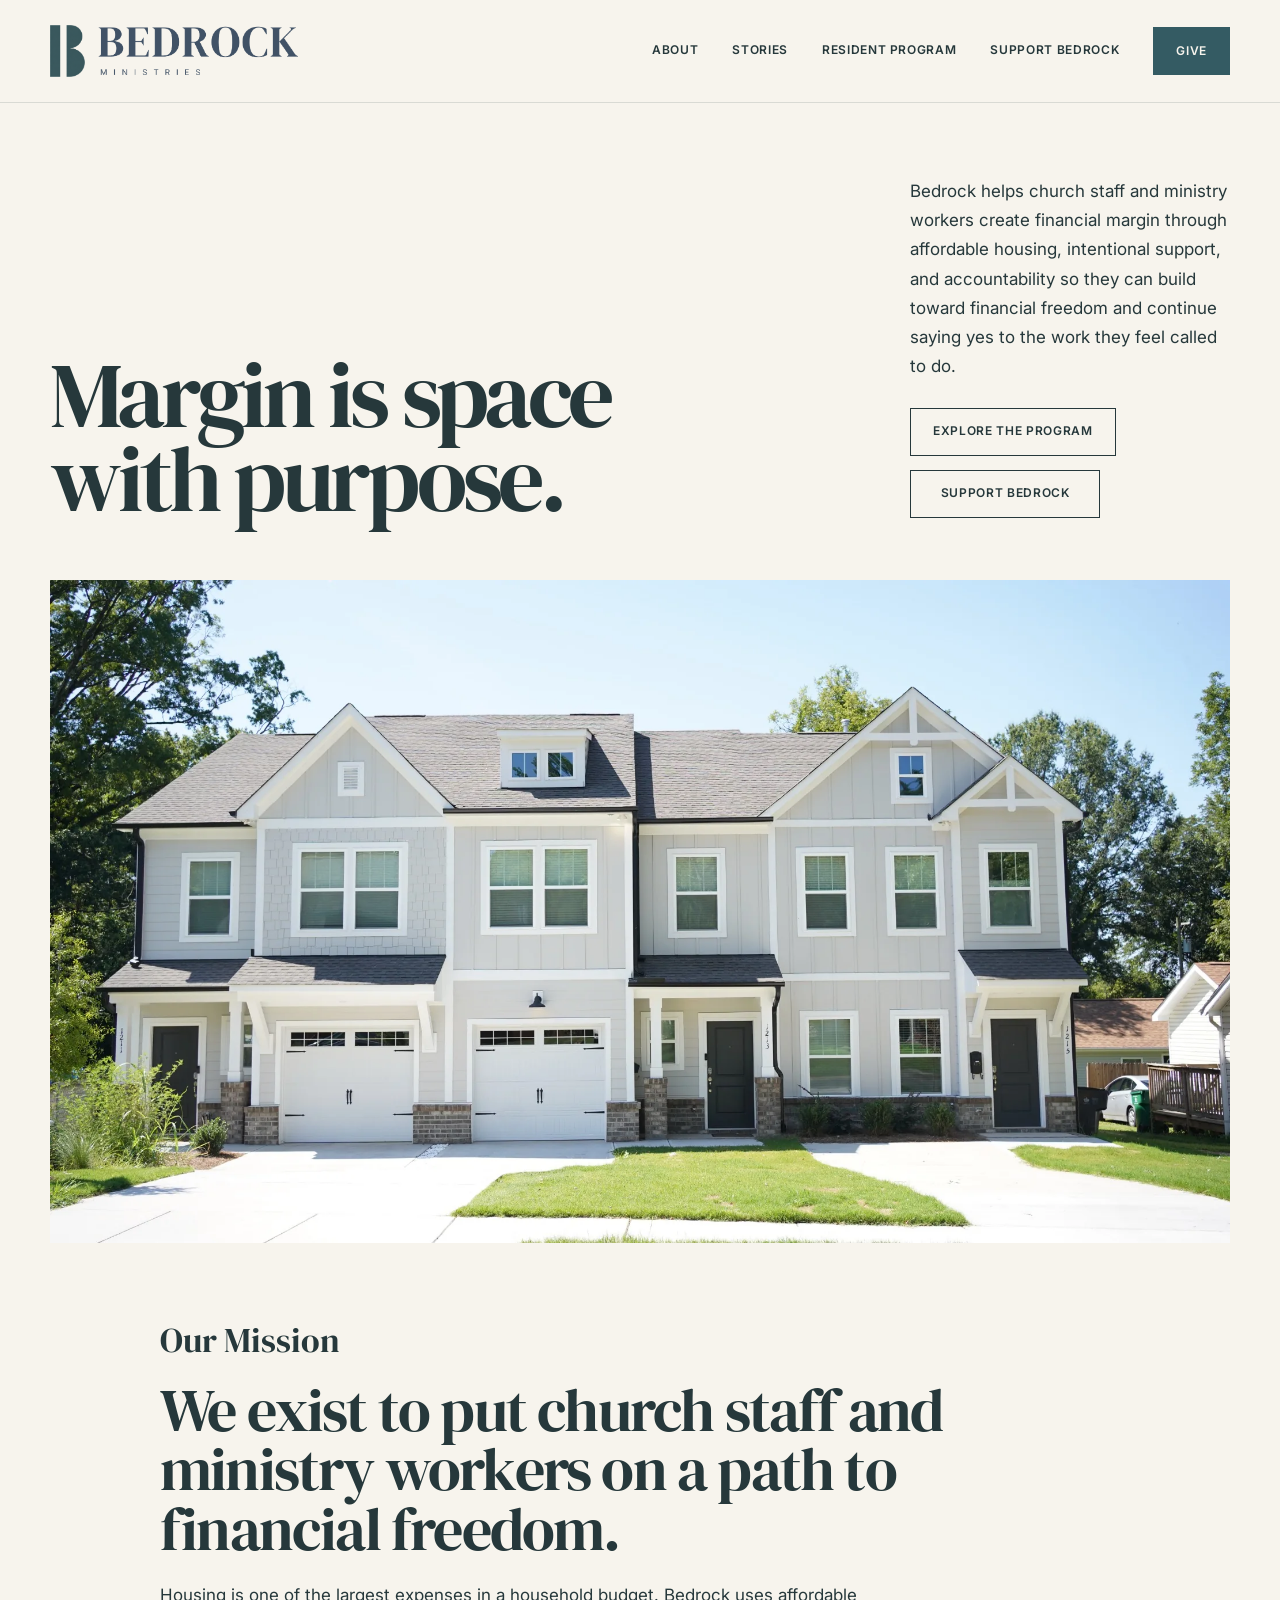
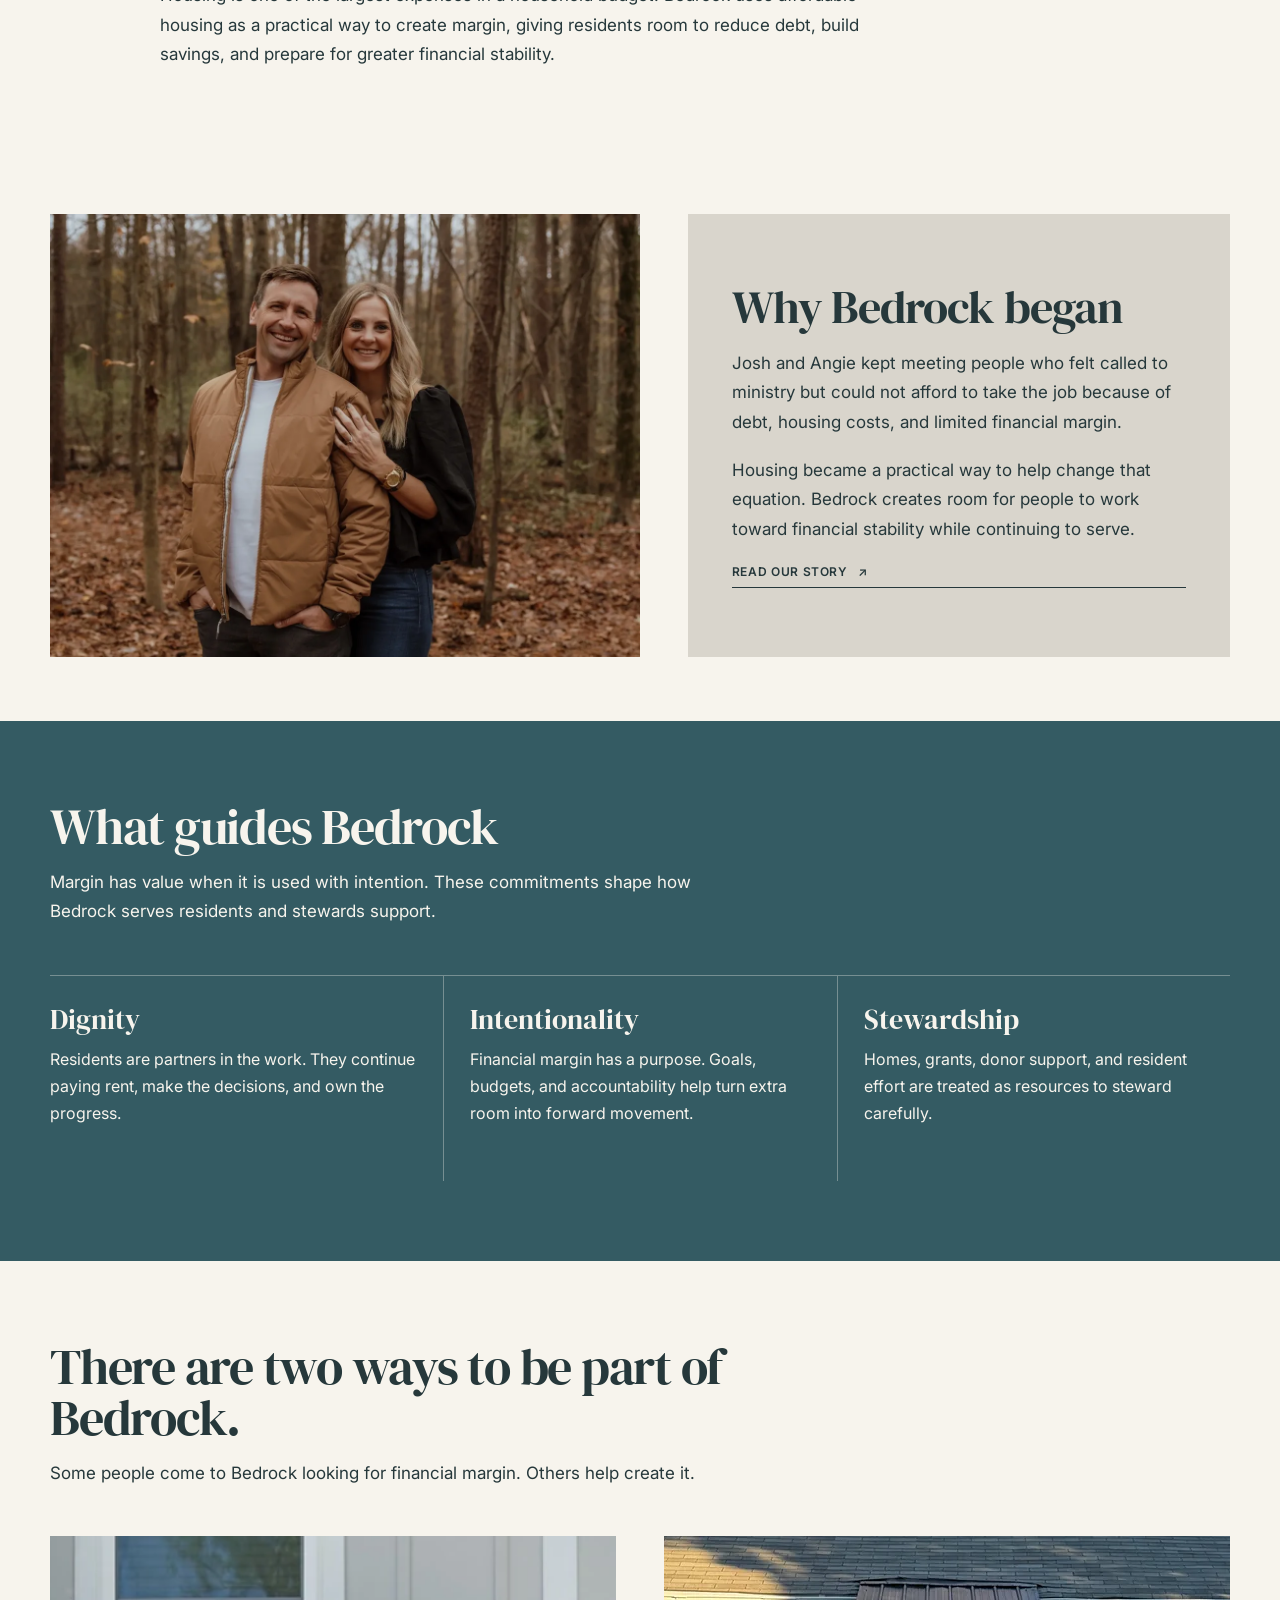
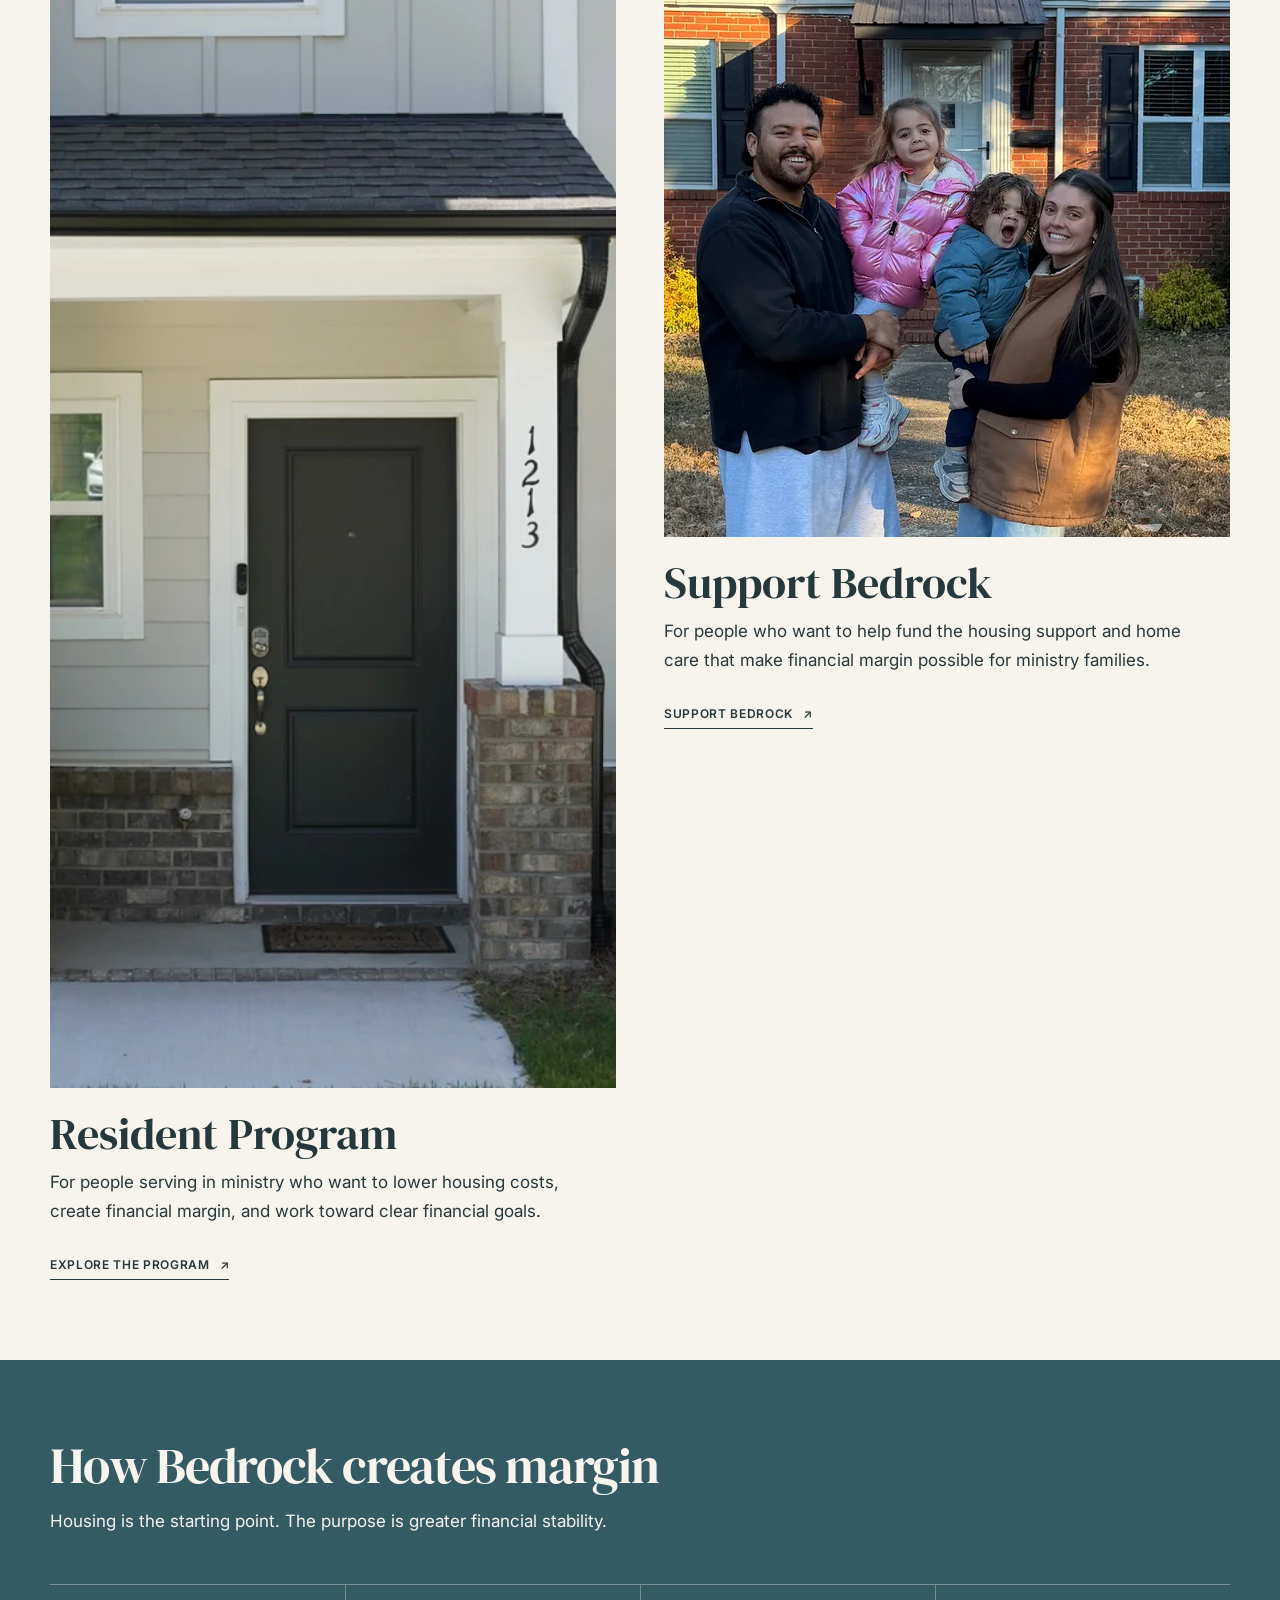
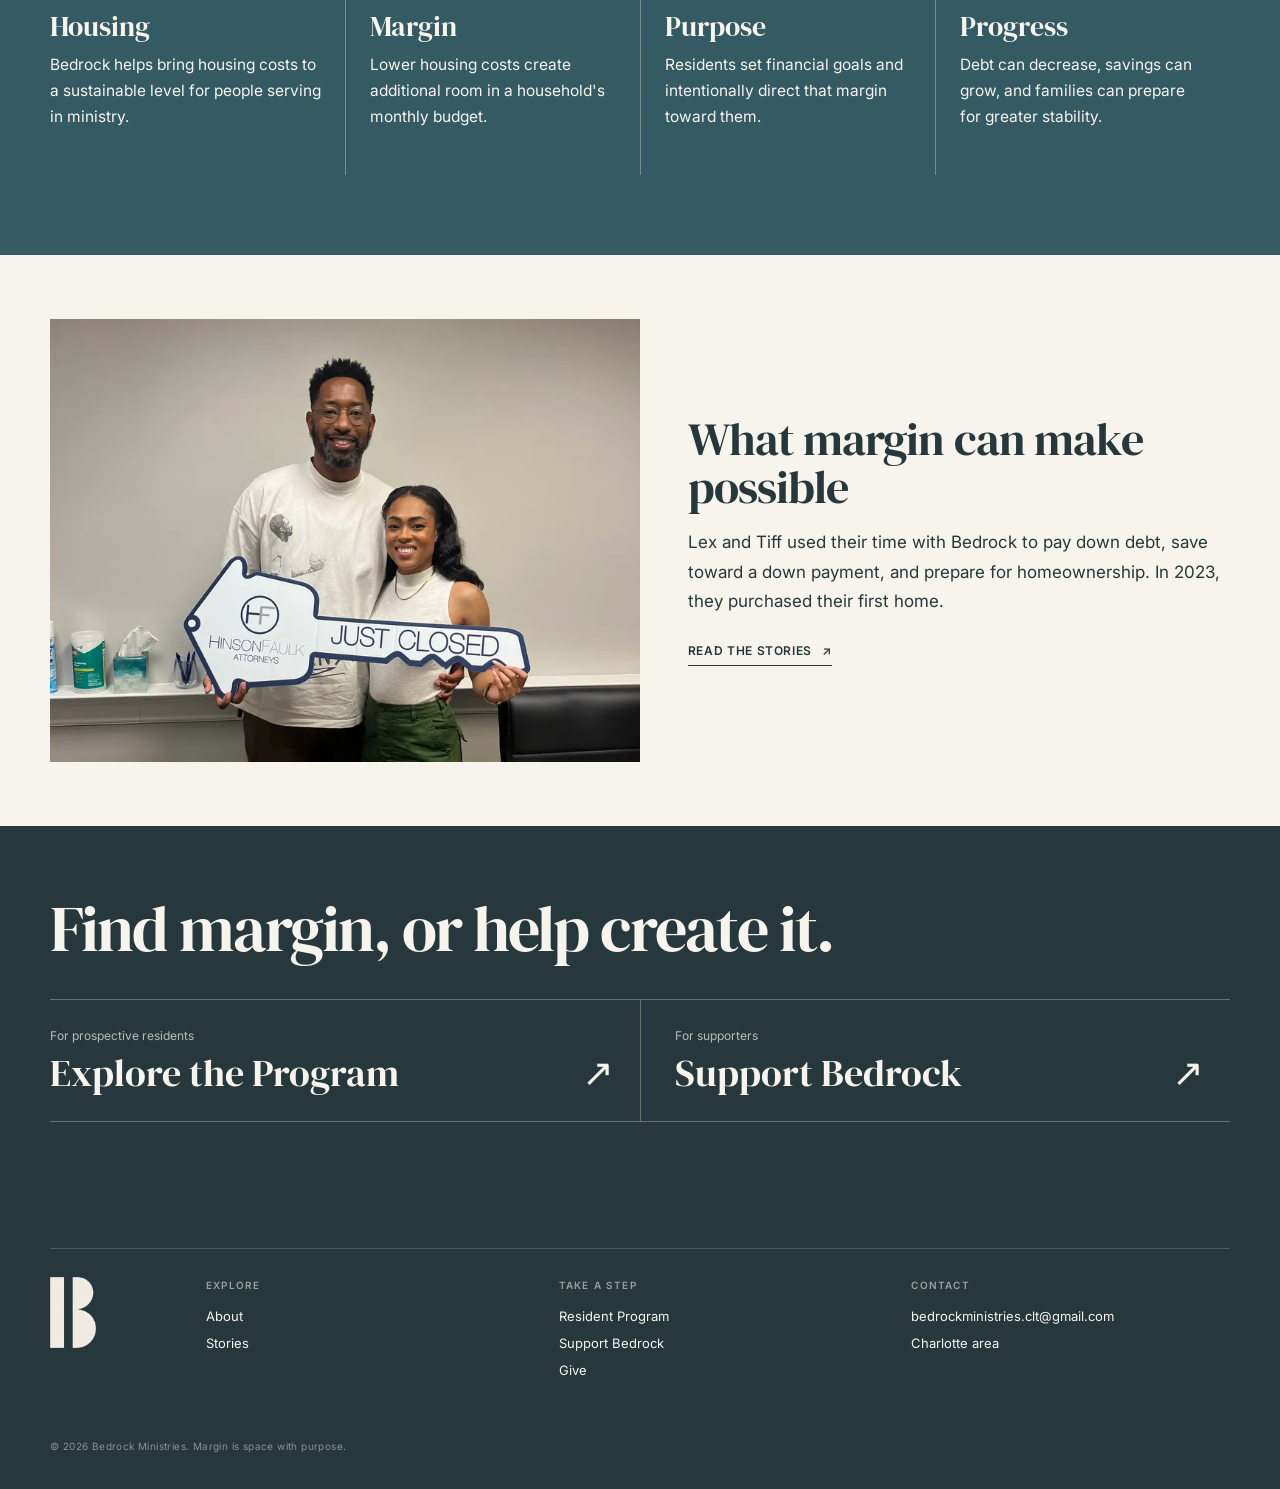
<file: index.html>
<!DOCTYPE html>

<html lang="en">
<head>
<meta charset="utf-8"/>
<meta content="width=device-width, initial-scale=1" name="viewport"/>
<title>Bedrock Ministries | Margin is space with purpose</title>
<meta content="Bedrock Ministries creates financial margin for people serving in ministry through affordable housing and intentional support." name="description"/>
<link href="css/styles.css" rel="stylesheet"/>
</head>
<body class="page-home">
<div class="site-shell"><a class="skip-link" href="#main-content">Skip to content</a>
<header class="site-header">
<div class="wrap header-inner">
<a aria-label="Bedrock Ministries home" class="logo-mark" href="index.html">
<img alt="Bedrock Ministries" decoding="async" height="252" src="images/logo/bedrock-logo-blue.png" width="1200"/>
</a>
<nav aria-label="Primary navigation" class="desktop-nav">
<a href="about.html">About</a>
<a href="stories.html">Stories</a>
<a href="find-housing.html">Resident Program</a>
<a href="create-margin.html">Support Bedrock</a>
<a class="button" href="https://donate.overflow.co/bedrockministries" rel="noopener" target="_blank">Give</a>
</nav>
<button aria-controls="mobile-nav" aria-expanded="false" aria-label="Open navigation" class="menu-toggle" type="button">
<span></span><span></span>
</button>
</div>
<nav aria-label="Mobile navigation" class="mobile-nav" id="mobile-nav">
<a href="about.html">About</a>
<a href="stories.html">Stories</a>
<a href="find-housing.html">Resident Program</a>
<a href="create-margin.html">Support Bedrock</a>
<a class="button" href="https://donate.overflow.co/bedrockministries" rel="noopener" target="_blank">Give</a>
</nav>
</header>
<main id="main-content"><section class="home-hero">
<div class="wrap home-hero-grid">
<div data-reveal="">
<h1 class="display">Margin is space<br/>with purpose.</h1>
</div>
<div class="home-hero-side" data-reveal="">
<p>Bedrock helps church staff and ministry workers create financial margin through affordable housing, intentional support, and accountability so they can build toward financial freedom and continue saying yes to the work they feel called to do.</p>
<div class="hero-actions">
<a class="button outline" href="find-housing.html">Explore the Program</a>
<a class="button outline" href="create-margin.html">Support Bedrock</a>
</div>
</div>
</div>
<div class="wrap hero-image home-hero-image" data-reveal="">
<img alt="A Bedrock Ministries property" decoding="async" fetchpriority="high" height="1152" loading="eager" src="images/properties/triplex-full-front.webp" width="2048"/>
</div>
</section><section class="section home-mission">
<div class="wrap statement-block" data-reveal="">
<h2 class="section-title">Our Mission</h2>
<p class="statement display">We exist to put church staff and ministry workers on a path to financial freedom.</p>
<p class="statement-support">Housing is one of the largest expenses in a household budget. Bedrock uses affordable housing as a practical way to create margin, giving residents room to reduce debt, build savings, and prepare for greater financial stability.</p>
</div>
</section><section class="section-tight">
<div class="wrap photo-copy origin-block" data-reveal="">
<div class="photo">
<img alt="Josh and Angie Blackson, founders of Bedrock Ministries" decoding="async" height="902" loading="lazy" src="images/founders/josh-angie.webp" width="1200"/>
</div>
<div class="copy stone-section">
<h2>Why Bedrock began</h2>
<p>Josh and Angie kept meeting people who felt called to ministry but could not afford to take the job because of debt, housing costs, and limited financial margin.</p>
<p>Housing became a practical way to help change that equation. Bedrock creates room for people to work toward financial stability while continuing to serve.</p>
<a class="text-link" href="about.html">Read our story <span>↗</span></a>
</div>
</div>
</section><section class="section blue-section">
<div class="wrap">
<div class="section-header" data-reveal="">
<h2 class="display">What guides Bedrock</h2>
<p>Margin has value when it is used with intention. These commitments shape how Bedrock serves residents and stewards support.</p>
</div>
<div class="values-grid" data-reveal="">
<article class="value-card">
<h3>Dignity</h3>
<p>Residents are partners in the work. They continue paying rent, make the decisions, and own the progress.</p>
</article>
<article class="value-card">
<h3>Intentionality</h3>
<p>Financial margin has a purpose. Goals, budgets, and accountability help turn extra room into forward movement.</p>
</article>
<article class="value-card">
<h3>Stewardship</h3>
<p>Homes, grants, donor support, and resident effort are treated as resources to steward carefully.</p>
</article>
</div>
</div>
</section><section class="section">
<div class="wrap">
<div class="section-header" data-reveal="">
<h2 class="display">There are two ways to be part of Bedrock.</h2>
<p>Some people come to Bedrock looking for financial margin. Others help create it.</p>
</div>
<div class="path-grid">
<article class="path-card" data-reveal="">
<img alt="Front door of a Bedrock home" class="path-image path-image-home" decoding="async" height="1152" loading="lazy" src="images/properties/triplex-door-full.webp" width="2048"/>
<h3>Resident Program</h3>
<p>For people serving in ministry who want to lower housing costs, create financial margin, and work toward clear financial goals.</p>
<a class="text-link" href="find-housing.html">Explore the Program <span>↗</span></a>
</article>
<article class="path-card" data-reveal="">
<img alt="A family served by Bedrock Ministries" class="path-image" decoding="async" height="601" loading="lazy" src="images/families/rodriguez.webp" width="800"/>
<h3>Support Bedrock</h3>
<p>For people who want to help fund the housing support and home care that make financial margin possible for ministry families.</p>
<a class="text-link" href="create-margin.html">Support Bedrock <span>↗</span></a>
</article>
</div>
</div>
</section><section class="section blue-section" id="model">
<div class="wrap">
<div class="section-header" data-reveal="">
<h2 class="display">How Bedrock creates margin</h2>
<p>Housing is the starting point. The purpose is greater financial stability.</p>
</div>
<div class="rule-grid four no-number-grid" data-reveal="">
<div class="rule-card">
<h3>Housing</h3>
<p>Bedrock helps bring housing costs to a sustainable level for people serving in ministry.</p>
</div>
<div class="rule-card">
<h3>Margin</h3>
<p>Lower housing costs create additional room in a household's monthly budget.</p>
</div>
<div class="rule-card">
<h3>Purpose</h3>
<p>Residents set financial goals and intentionally direct that margin toward them.</p>
</div>
<div class="rule-card">
<h3>Progress</h3>
<p>Debt can decrease, savings can grow, and families can prepare for greater stability.</p>
</div>
</div>
</div>
</section><section class="section-tight">
<div class="wrap photo-copy story-feature" data-reveal="">
<div class="photo">
<img alt="Lex and Tiff Bibbs" decoding="async" height="601" loading="lazy" src="images/families/lex-tiff.webp" width="800"/>
</div>
<div class="copy">
<h2>What margin can make possible</h2>
<p>Lex and Tiff used their time with Bedrock to pay down debt, save toward a down payment, and prepare for homeownership. In 2023, they purchased their first home.</p>
<a class="text-link" href="stories.html">Read the stories <span>↗</span></a>
</div>
</div>
</section><section class="cta-panel">
<div class="wrap">
<h2 class="display" data-reveal="">Find margin, or help create it.</h2>
<div class="cta-row" data-reveal="">
<a href="find-housing.html"><small>For prospective residents</small><strong>Explore the Program <span>↗</span></strong></a>
<a href="create-margin.html"><small>For supporters</small><strong>Support Bedrock <span>↗</span></strong></a>
</div>
</div>
</section></main>
<footer class="site-footer">
<div class="wrap">
<div class="footer-top">
<a aria-label="Bedrock Ministries home" class="footer-mark" href="index.html">
<img alt="Bedrock Ministries" decoding="async" height="909" src="images/logo/bedrock-b-cream.png" width="592"/>
</a>
<div class="footer-links">
<div class="footer-col">
<strong>Explore</strong>
<a href="about.html">About</a>
<a href="stories.html">Stories</a>
</div>
<div class="footer-col">
<strong>Take a step</strong>
<a href="find-housing.html">Resident Program</a>
<a href="create-margin.html">Support Bedrock</a>
<a href="https://donate.overflow.co/bedrockministries" rel="noopener" target="_blank">Give</a>
</div>
<div class="footer-col">
<strong>Contact</strong>
<a href="mailto:bedrockministries.clt@gmail.com">bedrockministries.clt@gmail.com</a>
<span>Charlotte area</span>
</div>
</div>
</div>
<div class="footer-bottom">© 2026 Bedrock Ministries. Margin is space with purpose.</div>
</div>
</footer>
</div>
<script src="js/main.js"></script>
</body>
</html>
</file>
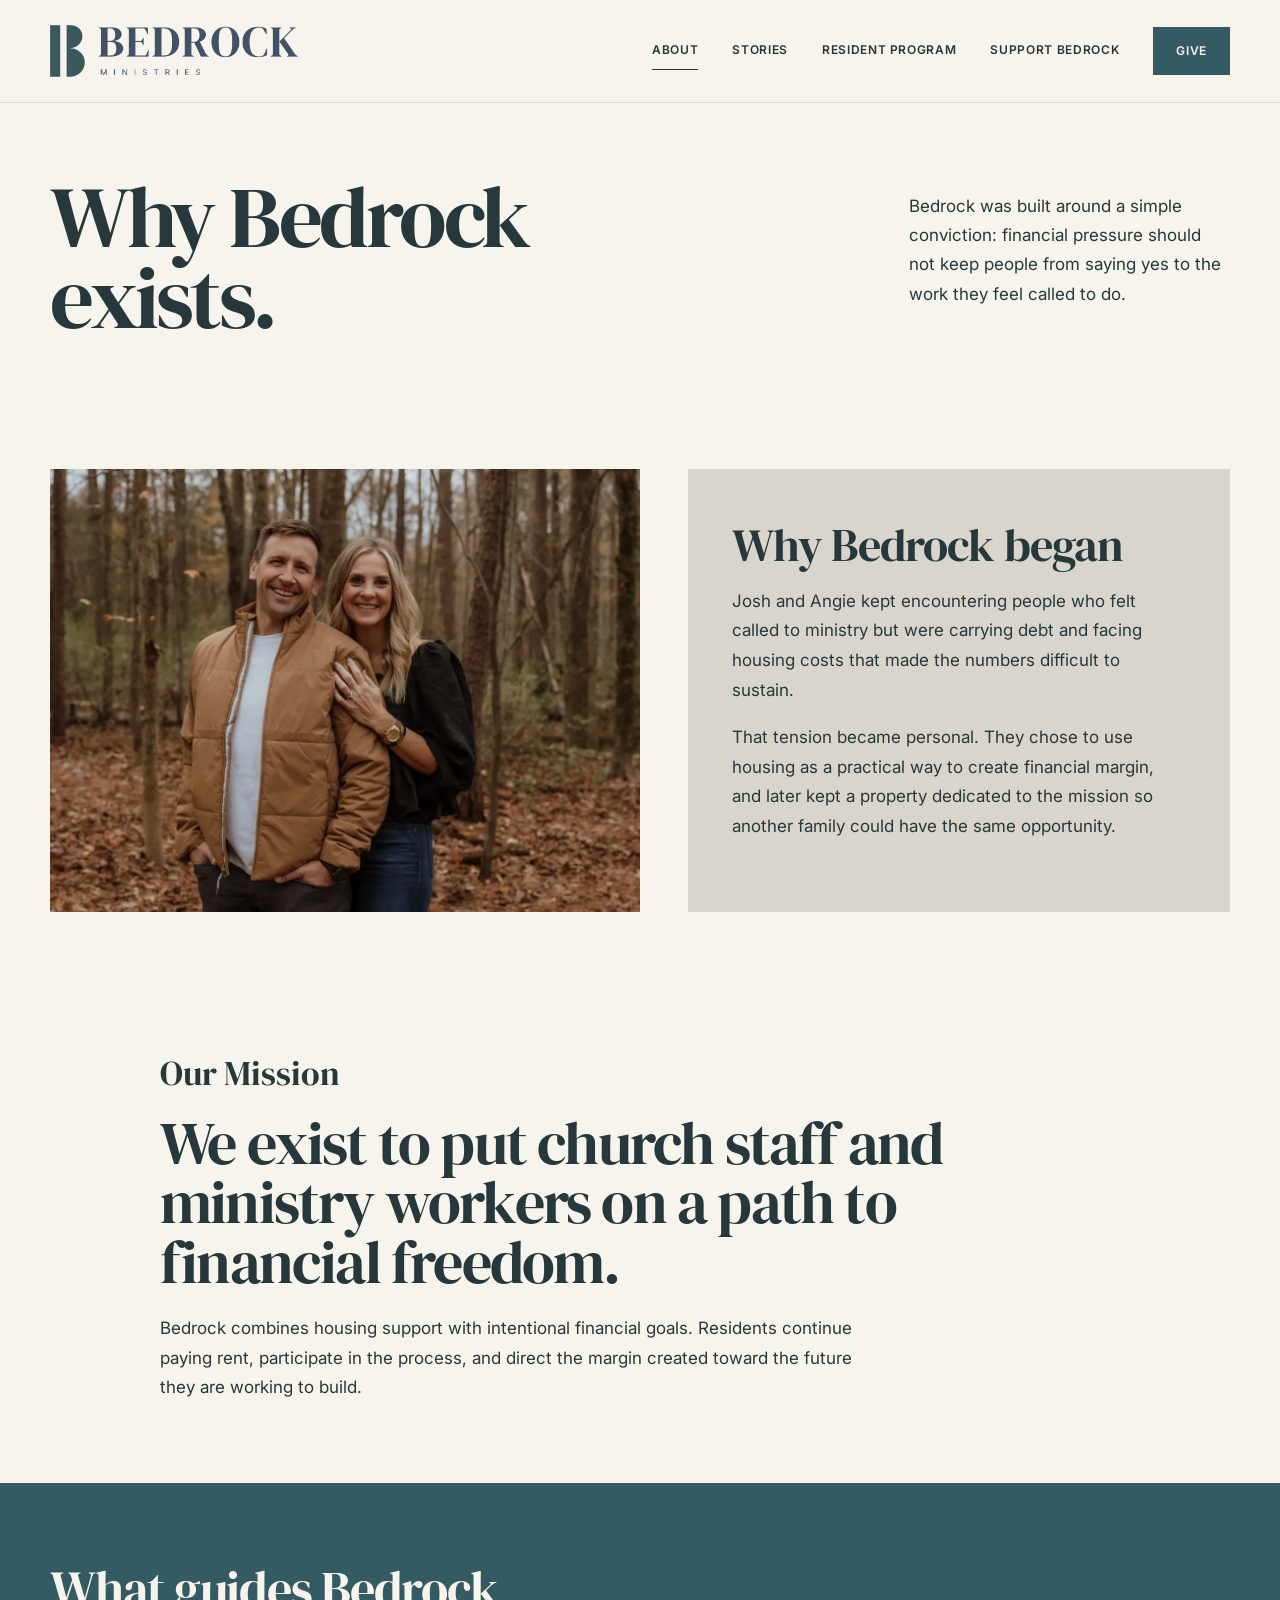
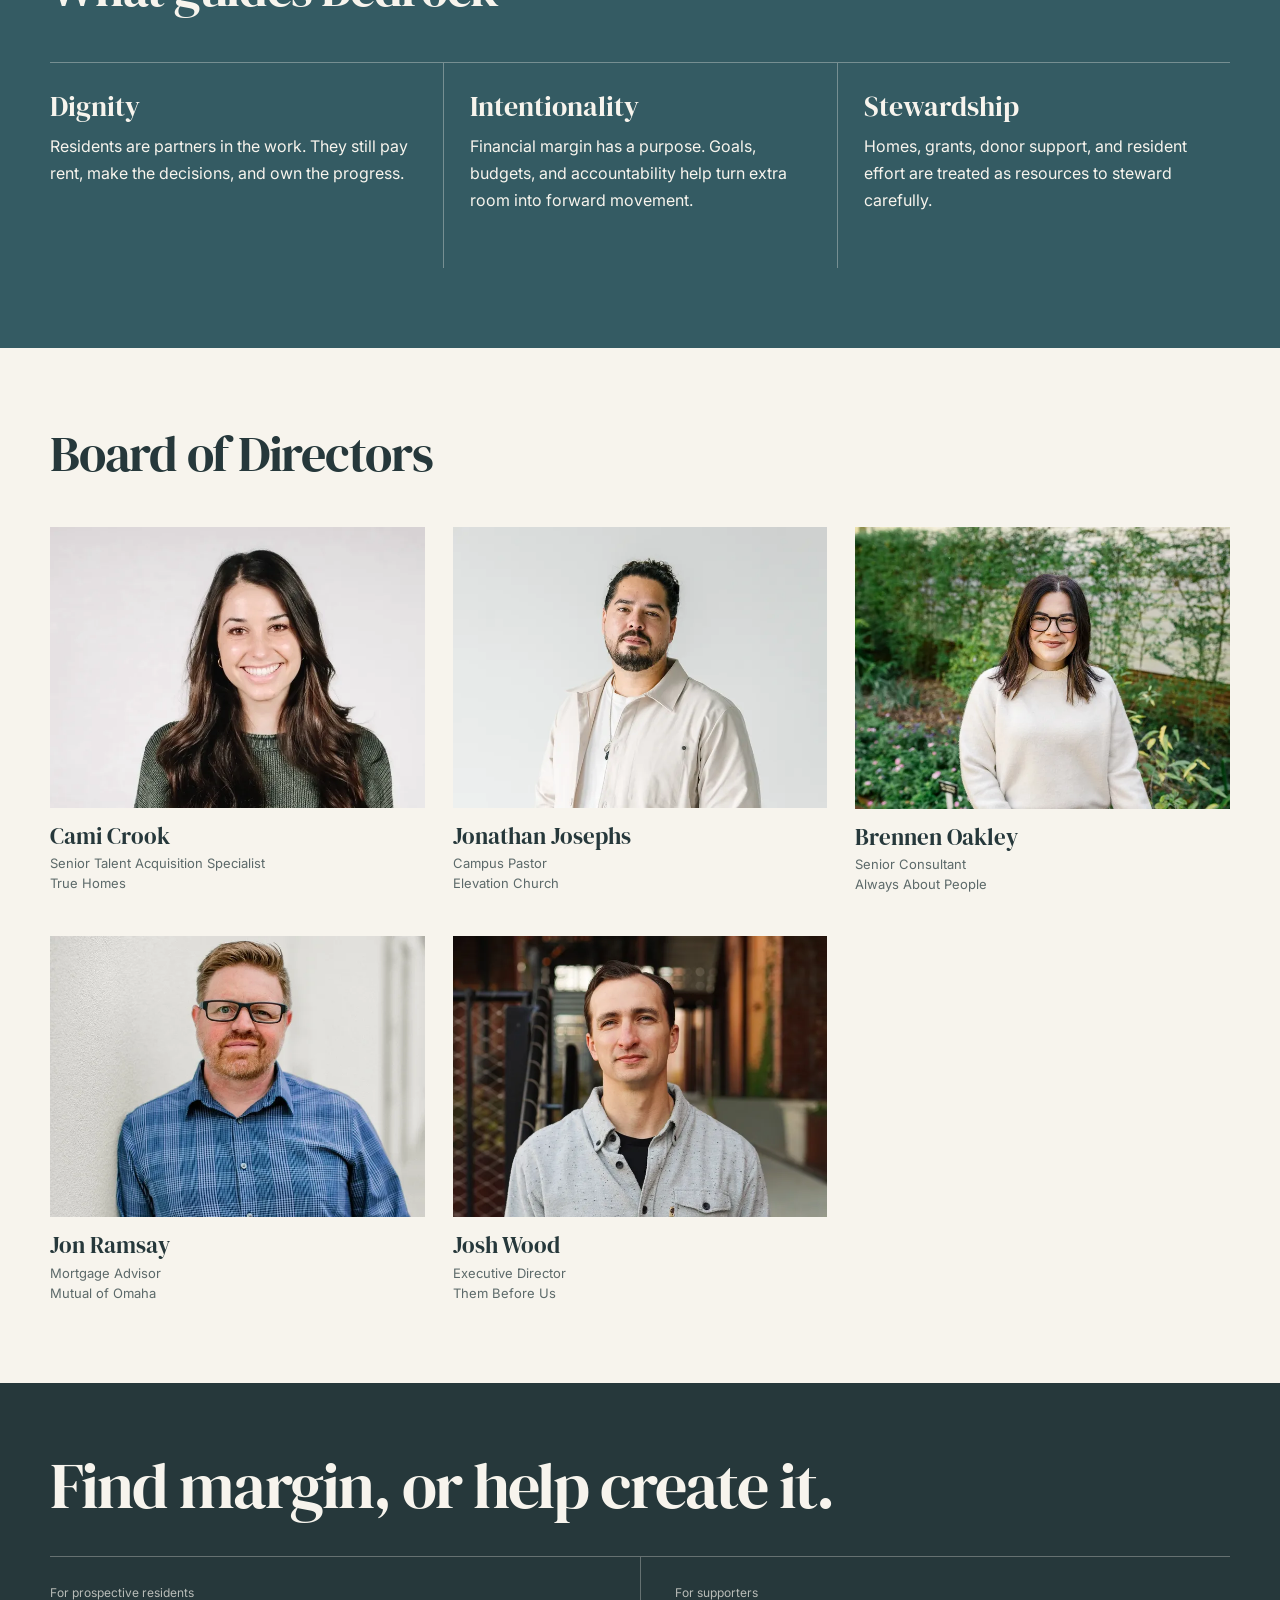
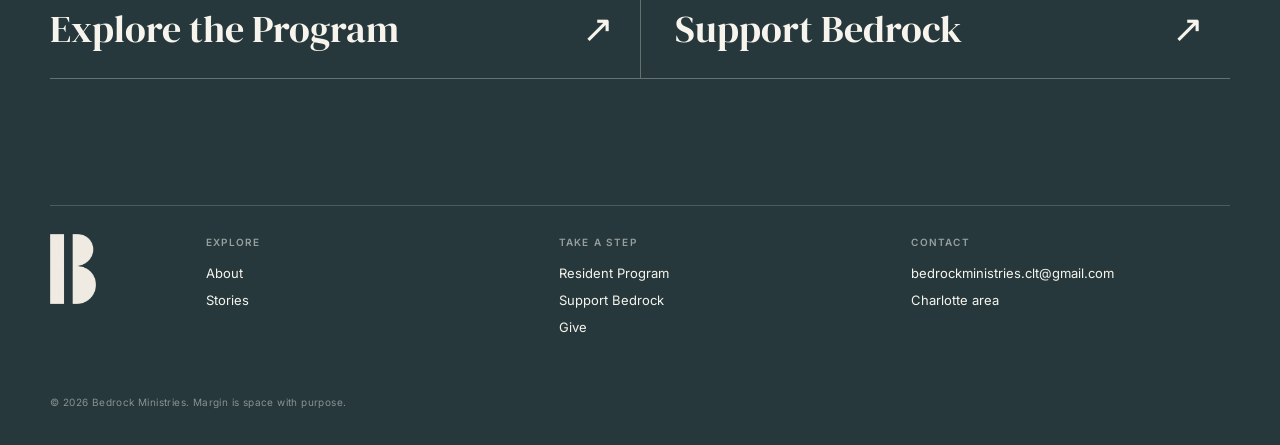
<file: about.html>
<!DOCTYPE html>

<html lang="en">
<head>
<meta charset="utf-8"/>
<meta content="width=device-width, initial-scale=1" name="viewport"/>
<title>About | Bedrock Ministries</title>
<meta content="Learn why Bedrock Ministries exists, meet its founders and board, and understand the mission behind creating financial margin." name="description"/>
<link href="css/styles.css" rel="stylesheet"/>
</head>
<body class="page-about">
<div class="site-shell"><a class="skip-link" href="#main-content">Skip to content</a>
<header class="site-header">
<div class="wrap header-inner">
<a aria-label="Bedrock Ministries home" class="logo-mark" href="index.html">
<img alt="Bedrock Ministries" decoding="async" height="252" src="images/logo/bedrock-logo-blue.png" width="1200"/>
</a>
<nav aria-label="Primary navigation" class="desktop-nav">
<a href="about.html">About</a>
<a href="stories.html">Stories</a>
<a href="find-housing.html">Resident Program</a>
<a href="create-margin.html">Support Bedrock</a>
<a class="button" href="https://donate.overflow.co/bedrockministries" rel="noopener" target="_blank">Give</a>
</nav>
<button aria-controls="mobile-nav" aria-expanded="false" aria-label="Open navigation" class="menu-toggle" type="button">
<span></span><span></span>
</button>
</div>
<nav aria-label="Mobile navigation" class="mobile-nav" id="mobile-nav">
<a href="about.html">About</a>
<a href="stories.html">Stories</a>
<a href="find-housing.html">Resident Program</a>
<a href="create-margin.html">Support Bedrock</a>
<a class="button" href="https://donate.overflow.co/bedrockministries" rel="noopener" target="_blank">Give</a>
</nav>
</header>
<main id="main-content"><section class="page-hero">
<div class="wrap page-hero-grid">
<h1 class="display" data-reveal="">Why Bedrock<br/>exists.</h1>
<div class="side-copy" data-reveal="">
<p>Bedrock was built around a simple conviction: financial pressure should not keep people from saying yes to the work they feel called to do.</p>
</div>
</div>
</section><section class="section-tight">
<div class="wrap photo-copy origin-block" data-reveal="">
<div class="photo">
<img alt="Josh and Angie Blackson" decoding="async" height="902" loading="lazy" src="images/founders/josh-angie.webp" width="1200"/>
</div>
<div class="copy stone-section">
<h2>Why Bedrock began</h2>
<p>Josh and Angie kept encountering people who felt called to ministry but were carrying debt and facing housing costs that made the numbers difficult to sustain.</p>
<p>That tension became personal. They chose to use housing as a practical way to create financial margin, and later kept a property dedicated to the mission so another family could have the same opportunity.</p>
</div>
</div>
</section><section class="section about-mission">
<div class="wrap statement-block" data-reveal="">
<h2 class="section-title">Our Mission</h2>
<p class="statement display">We exist to put church staff and ministry workers on a path to financial freedom.</p>
<p class="statement-support">Bedrock combines housing support with intentional financial goals. Residents continue paying rent, participate in the process, and direct the margin created toward the future they are working to build.</p>
</div>
</section><section class="section blue-section">
<div class="wrap">
<div class="section-header" data-reveal="">
<h2 class="display">What guides Bedrock</h2>
</div>
<div class="values-grid" data-reveal="">
<article class="value-card">
<h3>Dignity</h3>
<p>Residents are partners in the work. They still pay rent, make the decisions, and own the progress.</p>
</article>
<article class="value-card">
<h3>Intentionality</h3>
<p>Financial margin has a purpose. Goals, budgets, and accountability help turn extra room into forward movement.</p>
</article>
<article class="value-card">
<h3>Stewardship</h3>
<p>Homes, grants, donor support, and resident effort are treated as resources to steward carefully.</p>
</article>
</div>
</div>
</section><section class="section board-section">
<div class="wrap">
<div class="section-header" data-reveal="">
<h2 class="display">Board of Directors</h2>
</div>
<div class="board-grid">
<article class="board-card" data-reveal=""><img alt="Cami Crook" decoding="async" height="541" loading="lazy" src="images/board/cami-crook.webp" width="720"/><h3>Cami Crook</h3><p>Senior Talent Acquisition Specialist<br/>True Homes</p></article>
<article class="board-card" data-reveal=""><img alt="Jonathan Josephs" decoding="async" height="541" loading="lazy" src="images/board/jonathan-josephs.webp" width="720"/><h3>Jonathan Josephs</h3><p>Campus Pastor<br/>Elevation Church</p></article>
<article class="board-card" data-reveal=""><img alt="Brennen Oakley" decoding="async" height="541" loading="lazy" src="images/board/brennen-oakley.webp" width="720"/><h3>Brennen Oakley</h3><p>Senior Consultant<br/>Always About People</p></article>
<article class="board-card" data-reveal=""><img alt="Jon Ramsay" decoding="async" height="541" loading="lazy" src="images/board/jon-ramsay.webp" width="720"/><h3>Jon Ramsay</h3><p>Mortgage Advisor<br/>Mutual of Omaha</p></article>
<article class="board-card" data-reveal=""><img alt="Josh Wood" decoding="async" height="541" loading="lazy" src="images/board/josh-wood.webp" width="720"/><h3>Josh Wood</h3><p>Executive Director<br/>Them Before Us</p></article>
</div>
</div>
</section><section class="cta-panel">
<div class="wrap">
<h2 class="display" data-reveal="">Find margin, or help create it.</h2>
<div class="cta-row" data-reveal="">
<a href="find-housing.html"><small>For prospective residents</small><strong>Explore the Program <span>↗</span></strong></a>
<a href="create-margin.html"><small>For supporters</small><strong>Support Bedrock <span>↗</span></strong></a>
</div>
</div>
</section></main>
<footer class="site-footer">
<div class="wrap">
<div class="footer-top">
<a aria-label="Bedrock Ministries home" class="footer-mark" href="index.html">
<img alt="Bedrock Ministries" decoding="async" height="909" src="images/logo/bedrock-b-cream.png" width="592"/>
</a>
<div class="footer-links">
<div class="footer-col">
<strong>Explore</strong>
<a href="about.html">About</a>
<a href="stories.html">Stories</a>
</div>
<div class="footer-col">
<strong>Take a step</strong>
<a href="find-housing.html">Resident Program</a>
<a href="create-margin.html">Support Bedrock</a>
<a href="https://donate.overflow.co/bedrockministries" rel="noopener" target="_blank">Give</a>
</div>
<div class="footer-col">
<strong>Contact</strong>
<a href="mailto:bedrockministries.clt@gmail.com">bedrockministries.clt@gmail.com</a>
<span>Charlotte area</span>
</div>
</div>
</div>
<div class="footer-bottom">© 2026 Bedrock Ministries. Margin is space with purpose.</div>
</div>
</footer>
</div>
<script src="js/main.js"></script>
</body>
</html>
</file>
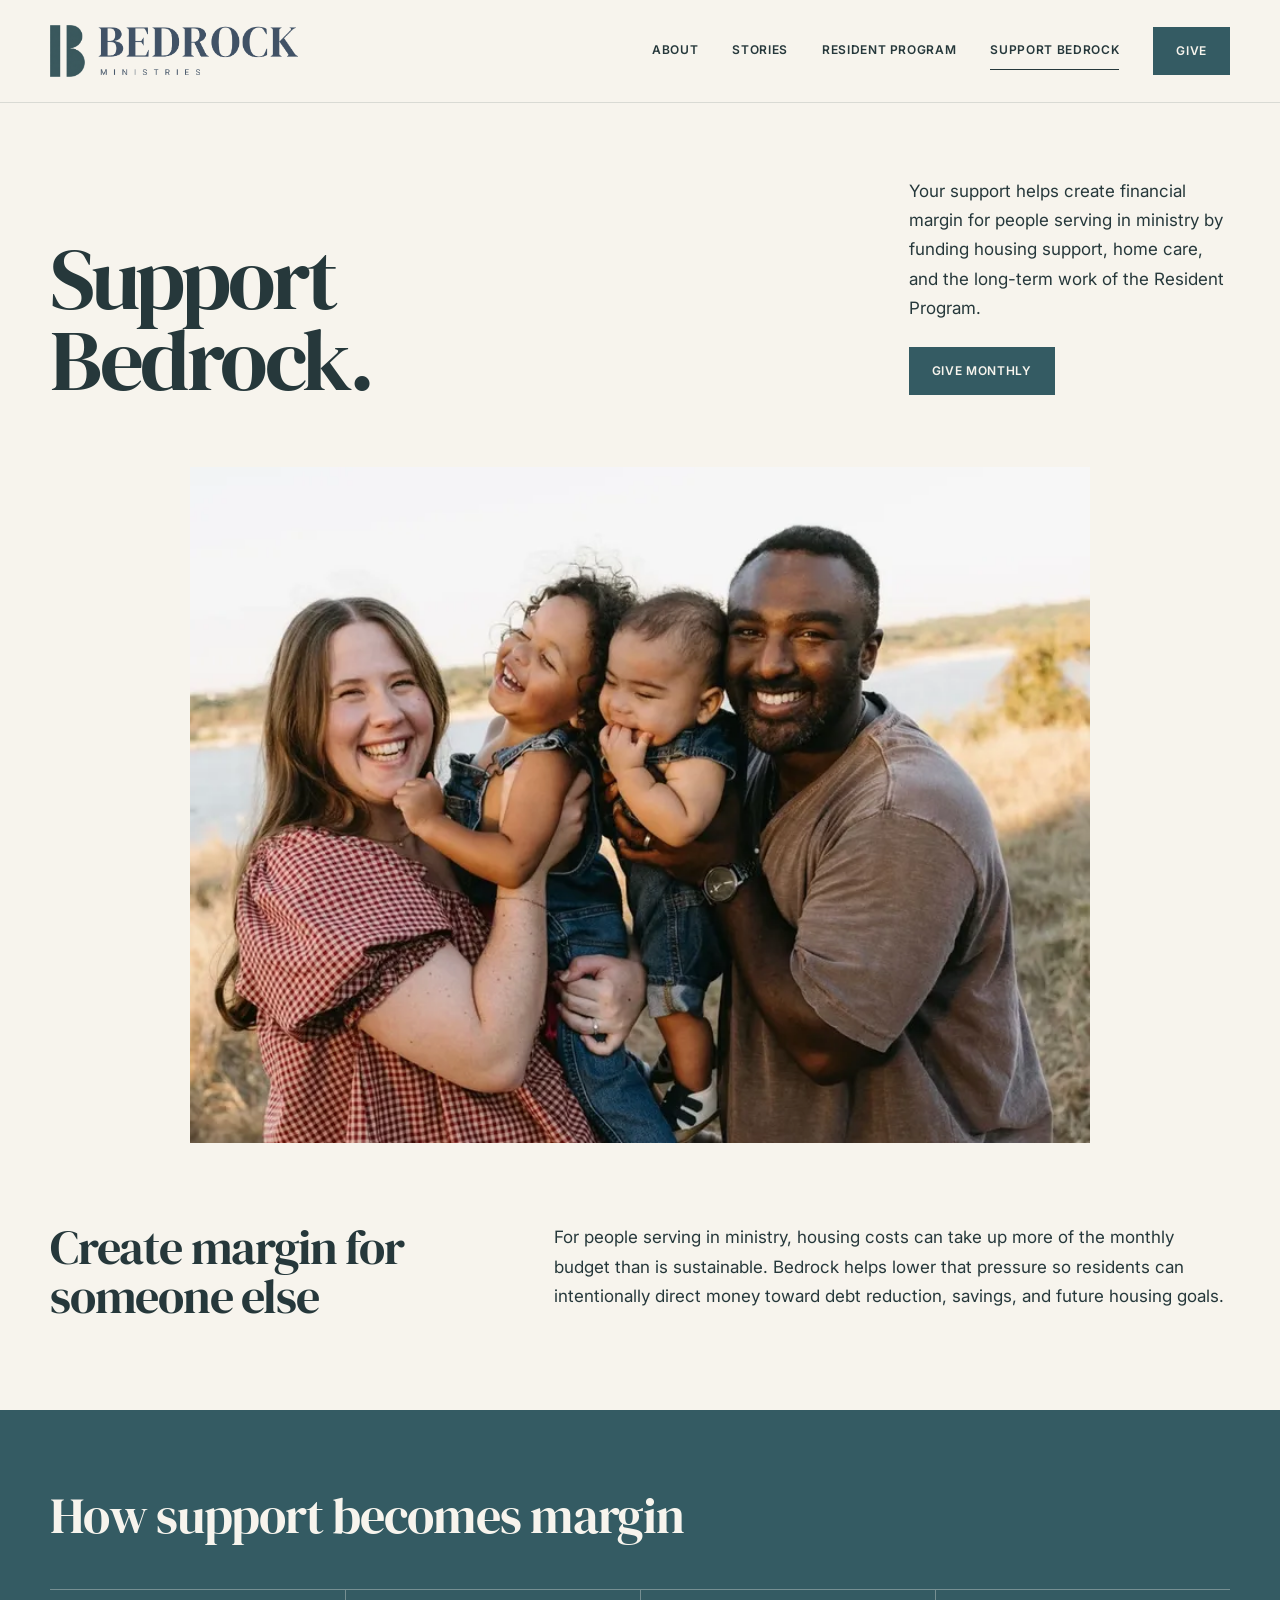
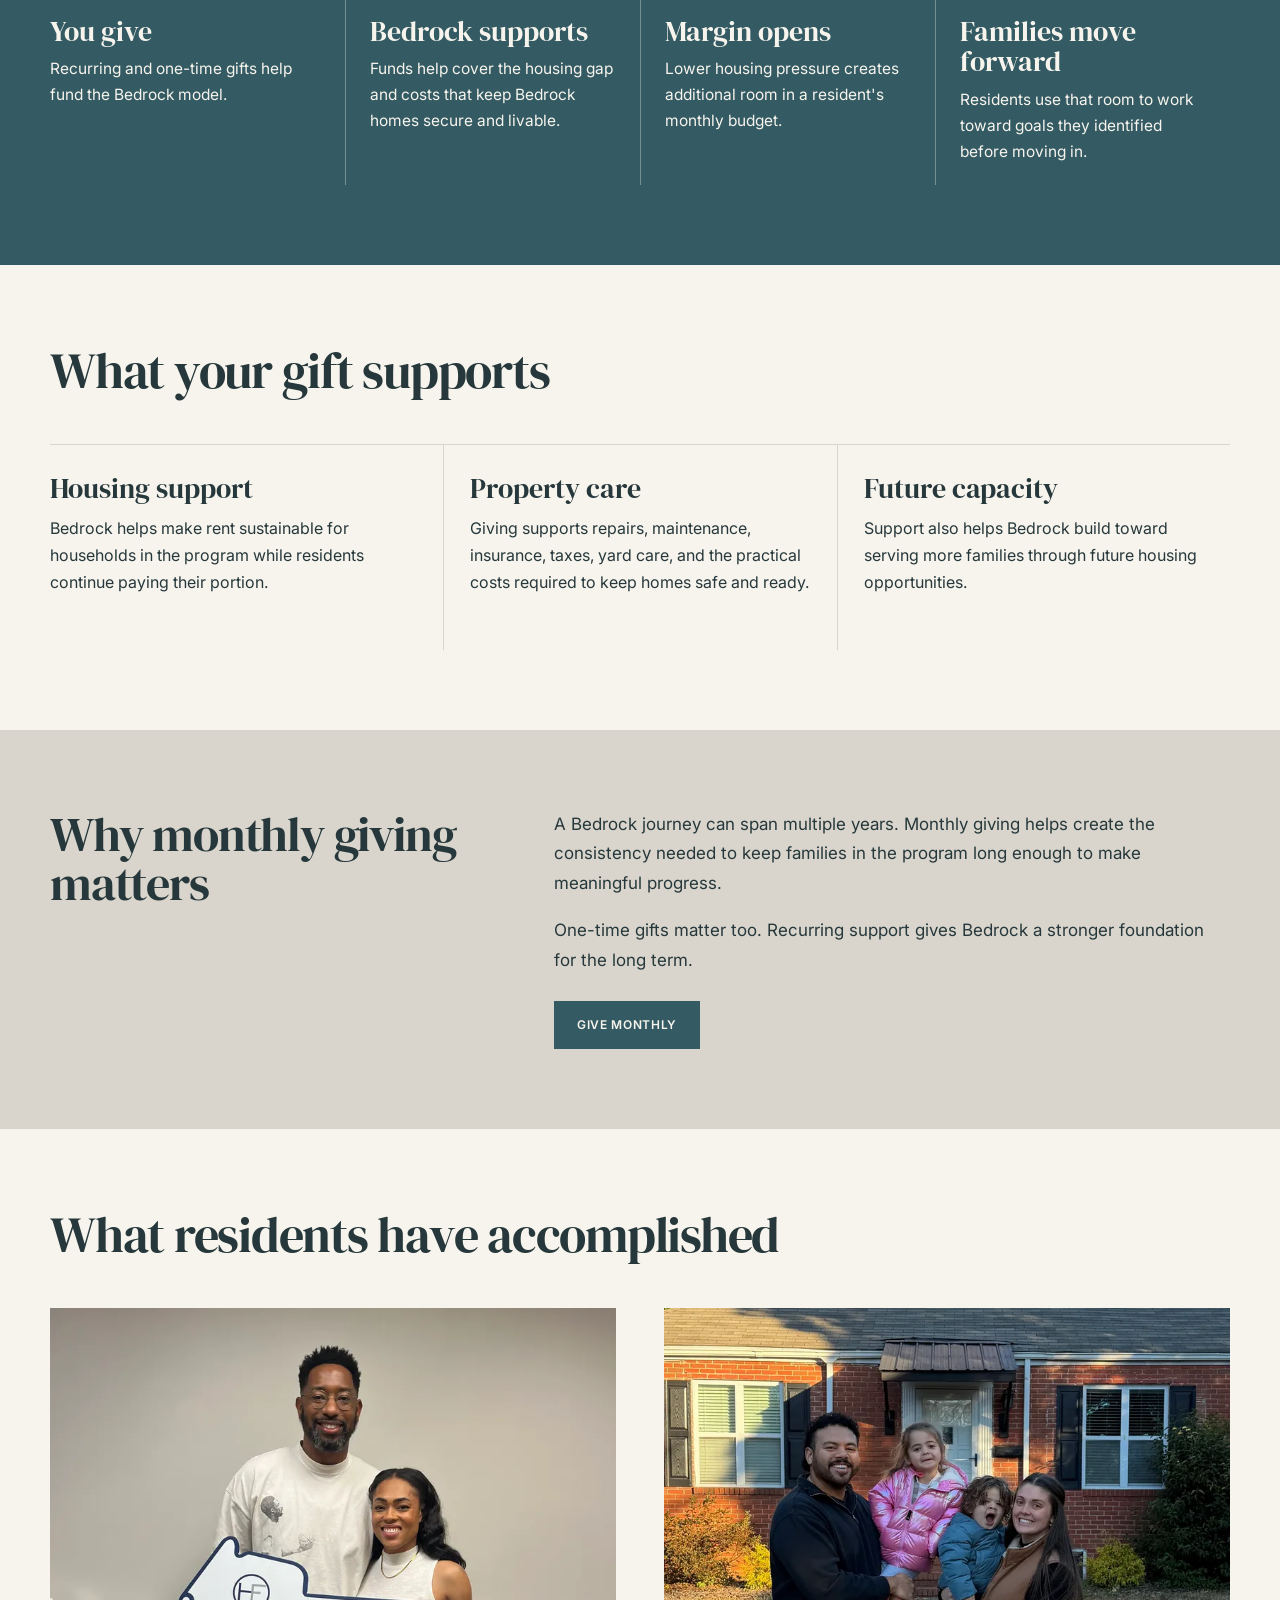
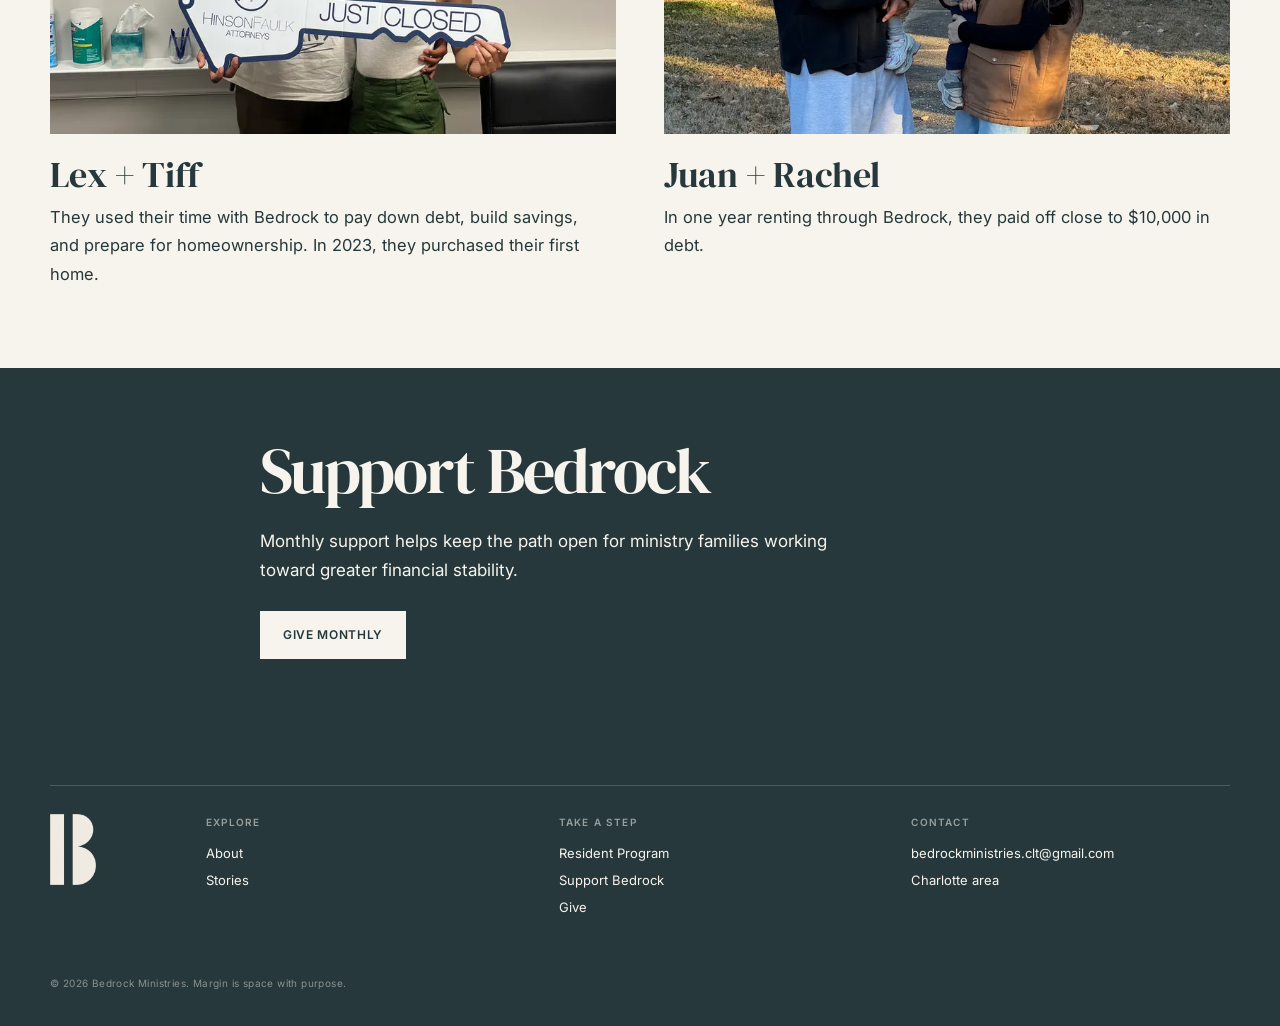
<file: create-margin.html>
<!DOCTYPE html>

<html lang="en">
<head>
<meta charset="utf-8"/>
<meta content="width=device-width, initial-scale=1" name="viewport"/>
<title>Support Bedrock | Bedrock Ministries</title>
<meta content="Support Bedrock Ministries and help create financial margin for people serving in ministry." name="description"/>
<link href="css/styles.css" rel="stylesheet"/>
</head>
<body class="page-create-margin">
<div class="site-shell"><a class="skip-link" href="#main-content">Skip to content</a>
<header class="site-header">
<div class="wrap header-inner">
<a aria-label="Bedrock Ministries home" class="logo-mark" href="index.html">
<img alt="Bedrock Ministries" decoding="async" height="252" src="images/logo/bedrock-logo-blue.png" width="1200"/>
</a>
<nav aria-label="Primary navigation" class="desktop-nav">
<a href="about.html">About</a>
<a href="stories.html">Stories</a>
<a href="find-housing.html">Resident Program</a>
<a href="create-margin.html">Support Bedrock</a>
<a class="button" href="https://donate.overflow.co/bedrockministries" rel="noopener" target="_blank">Give</a>
</nav>
<button aria-controls="mobile-nav" aria-expanded="false" aria-label="Open navigation" class="menu-toggle" type="button">
<span></span><span></span>
</button>
</div>
<nav aria-label="Mobile navigation" class="mobile-nav" id="mobile-nav">
<a href="about.html">About</a>
<a href="stories.html">Stories</a>
<a href="find-housing.html">Resident Program</a>
<a href="create-margin.html">Support Bedrock</a>
<a class="button" href="https://donate.overflow.co/bedrockministries" rel="noopener" target="_blank">Give</a>
</nav>
</header>
<main id="main-content"><section class="page-hero">
<div class="wrap page-hero-grid">
<h1 class="display" data-reveal="">Support<br/>Bedrock.</h1>
<div class="side-copy" data-reveal="">
<p>Your support helps create financial margin for people serving in ministry by funding housing support, home care, and the long-term work of the Resident Program.</p>
<a class="button" href="https://donate.overflow.co/bedrockministries" rel="noopener" target="_blank">Give monthly</a>
</div>
</div>
</section><div class="hero-image hero-image--contained" data-reveal="">
<img alt="A family served by Bedrock Ministries" decoding="async" fetchpriority="high" height="902" loading="eager" src="images/families/lewis-family.webp" width="1200"/>
</div><section class="section">
<div class="wrap content-block" data-reveal="">
<h2 class="display">Create margin for someone else</h2>
<div class="content-copy">
<p>For people serving in ministry, housing costs can take up more of the monthly budget than is sustainable. Bedrock helps lower that pressure so residents can intentionally direct money toward debt reduction, savings, and future housing goals.</p>
</div>
</div>
</section><section class="section blue-section">
<div class="wrap">
<div class="section-header" data-reveal="">
<h2 class="display">How support becomes margin</h2>
</div>
<div class="rule-grid four no-number-grid" data-reveal="">
<div class="rule-card"><h3>You give</h3><p>Recurring and one-time gifts help fund the Bedrock model.</p></div>
<div class="rule-card"><h3>Bedrock supports</h3><p>Funds help cover the housing gap and costs that keep Bedrock homes secure and livable.</p></div>
<div class="rule-card"><h3>Margin opens</h3><p>Lower housing pressure creates additional room in a resident's monthly budget.</p></div>
<div class="rule-card"><h3>Families move forward</h3><p>Residents use that room to work toward goals they identified before moving in.</p></div>
</div>
</div>
</section><section class="section">
<div class="wrap">
<div class="section-header" data-reveal="">
<h2 class="display">What your gift supports</h2>
</div>
<div class="support-grid" data-reveal="">
<article class="support-card"><h3>Housing support</h3><p>Bedrock helps make rent sustainable for households in the program while residents continue paying their portion.</p></article>
<article class="support-card"><h3>Property care</h3><p>Giving supports repairs, maintenance, insurance, taxes, yard care, and the practical costs required to keep homes safe and ready.</p></article>
<article class="support-card"><h3>Future capacity</h3><p>Support also helps Bedrock build toward serving more families through future housing opportunities.</p></article>
</div>
</div>
</section><section class="section stone-section">
<div class="wrap content-block" data-reveal="">
<h2 class="display">Why monthly giving matters</h2>
<div class="content-copy">
<p>A Bedrock journey can span multiple years. Monthly giving helps create the consistency needed to keep families in the program long enough to make meaningful progress.</p>
<p>One-time gifts matter too. Recurring support gives Bedrock a stronger foundation for the long term.</p>
<a class="button" href="https://donate.overflow.co/bedrockministries" rel="noopener" target="_blank">Give monthly</a>
</div>
</div>
</section><section class="section">
<div class="wrap">
<div class="section-header" data-reveal="">
<h2 class="display">What residents have accomplished</h2>
</div>
<div class="story-grid">
<article class="story-card" data-reveal="">
<img alt="Lex and Tiff Bibbs" decoding="async" height="601" loading="lazy" src="images/families/lex-tiff.webp" width="800"/>
<h2>Lex + Tiff</h2>
<p>They used their time with Bedrock to pay down debt, build savings, and prepare for homeownership. In 2023, they purchased their first home.</p>
</article>
<article class="story-card" data-reveal="">
<img alt="Juan and Rachel Rodriguez" decoding="async" height="601" loading="lazy" src="images/families/rodriguez.webp" width="800"/>
<h2>Juan + Rachel</h2>
<p>In one year renting through Bedrock, they paid off close to $10,000 in debt.</p>
</article>
</div>
</div>
</section><section class="cta-panel">
<div class="wrap cta-simple" data-reveal="">
<h2 class="display">Support Bedrock</h2>
<p>Monthly support helps keep the path open for ministry families working toward greater financial stability.</p>
<a class="button light" href="https://donate.overflow.co/bedrockministries" rel="noopener" target="_blank">Give monthly</a>
</div>
</section></main>
<footer class="site-footer">
<div class="wrap">
<div class="footer-top">
<a aria-label="Bedrock Ministries home" class="footer-mark" href="index.html">
<img alt="Bedrock Ministries" decoding="async" height="909" src="images/logo/bedrock-b-cream.png" width="592"/>
</a>
<div class="footer-links">
<div class="footer-col">
<strong>Explore</strong>
<a href="about.html">About</a>
<a href="stories.html">Stories</a>
</div>
<div class="footer-col">
<strong>Take a step</strong>
<a href="find-housing.html">Resident Program</a>
<a href="create-margin.html">Support Bedrock</a>
<a href="https://donate.overflow.co/bedrockministries" rel="noopener" target="_blank">Give</a>
</div>
<div class="footer-col">
<strong>Contact</strong>
<a href="mailto:bedrockministries.clt@gmail.com">bedrockministries.clt@gmail.com</a>
<span>Charlotte area</span>
</div>
</div>
</div>
<div class="footer-bottom">© 2026 Bedrock Ministries. Margin is space with purpose.</div>
</div>
</footer>
</div>
<script src="js/main.js"></script>
</body>
</html>
</file>
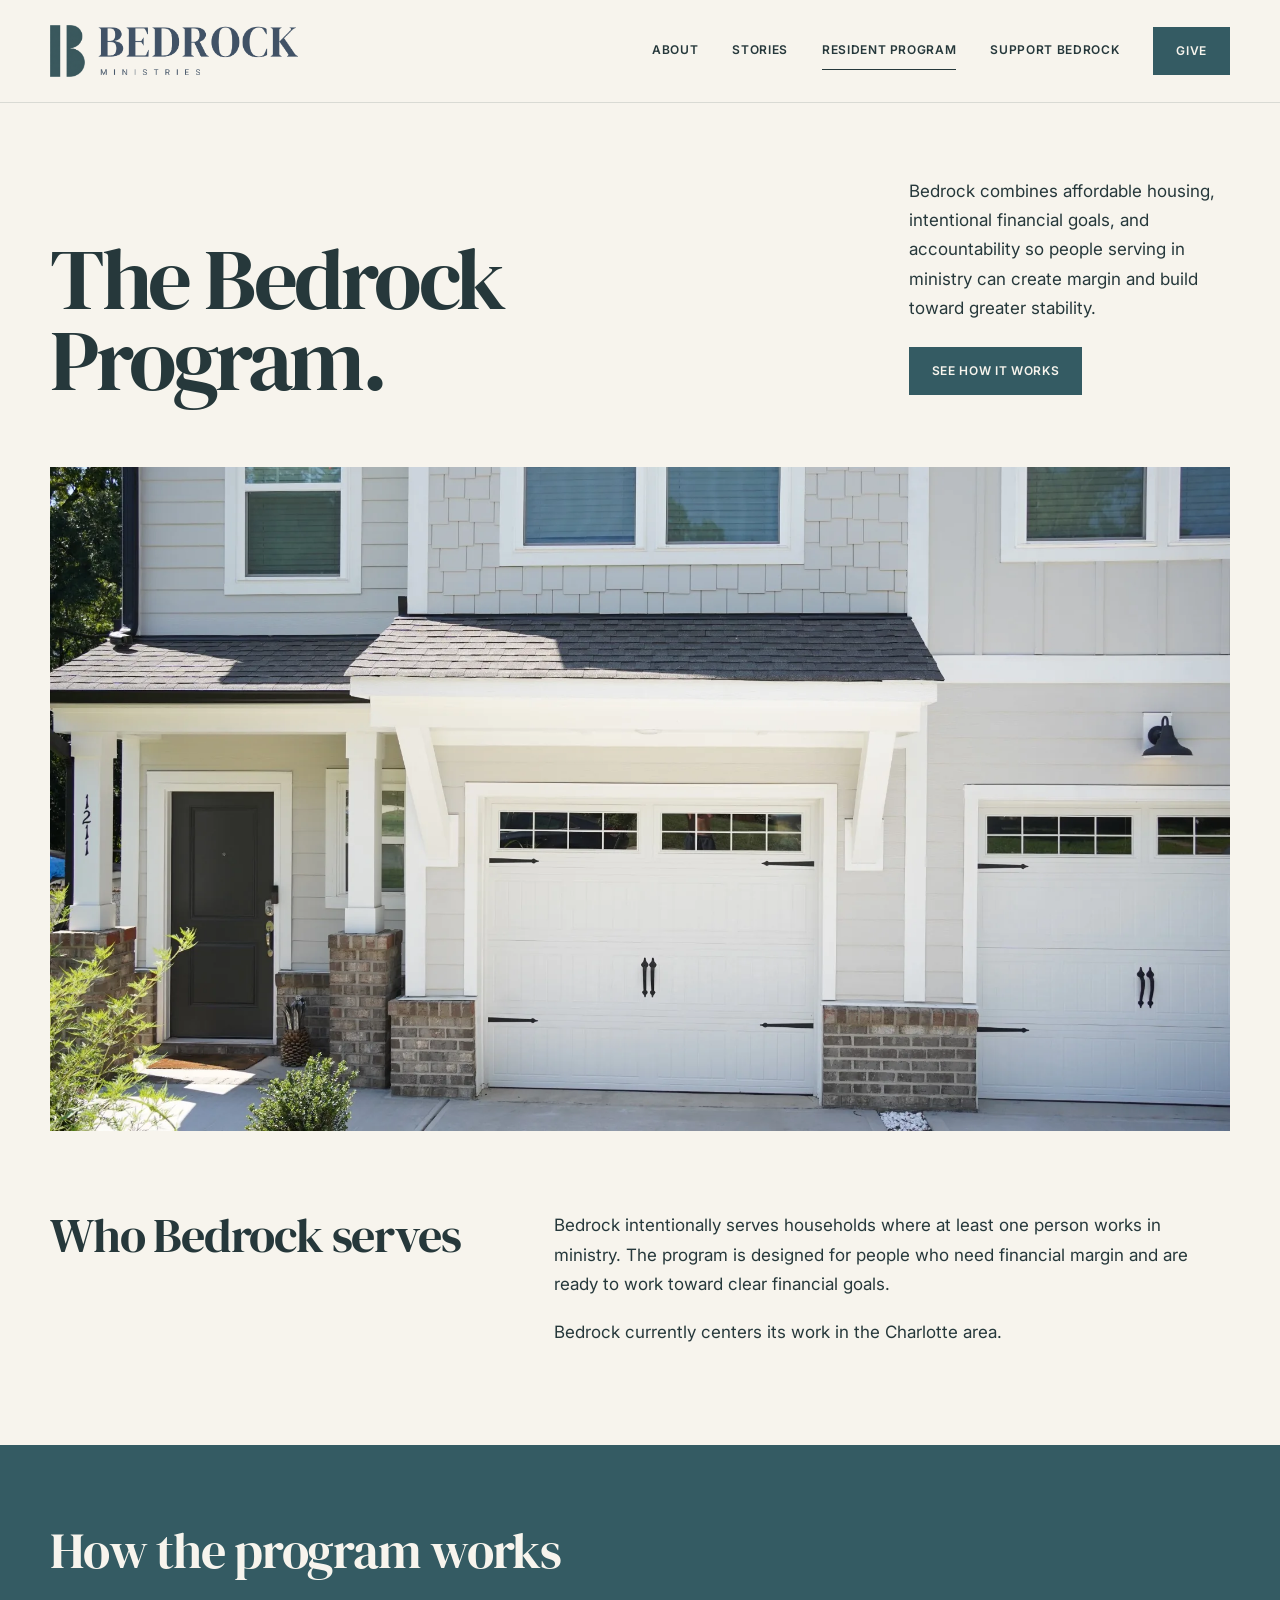
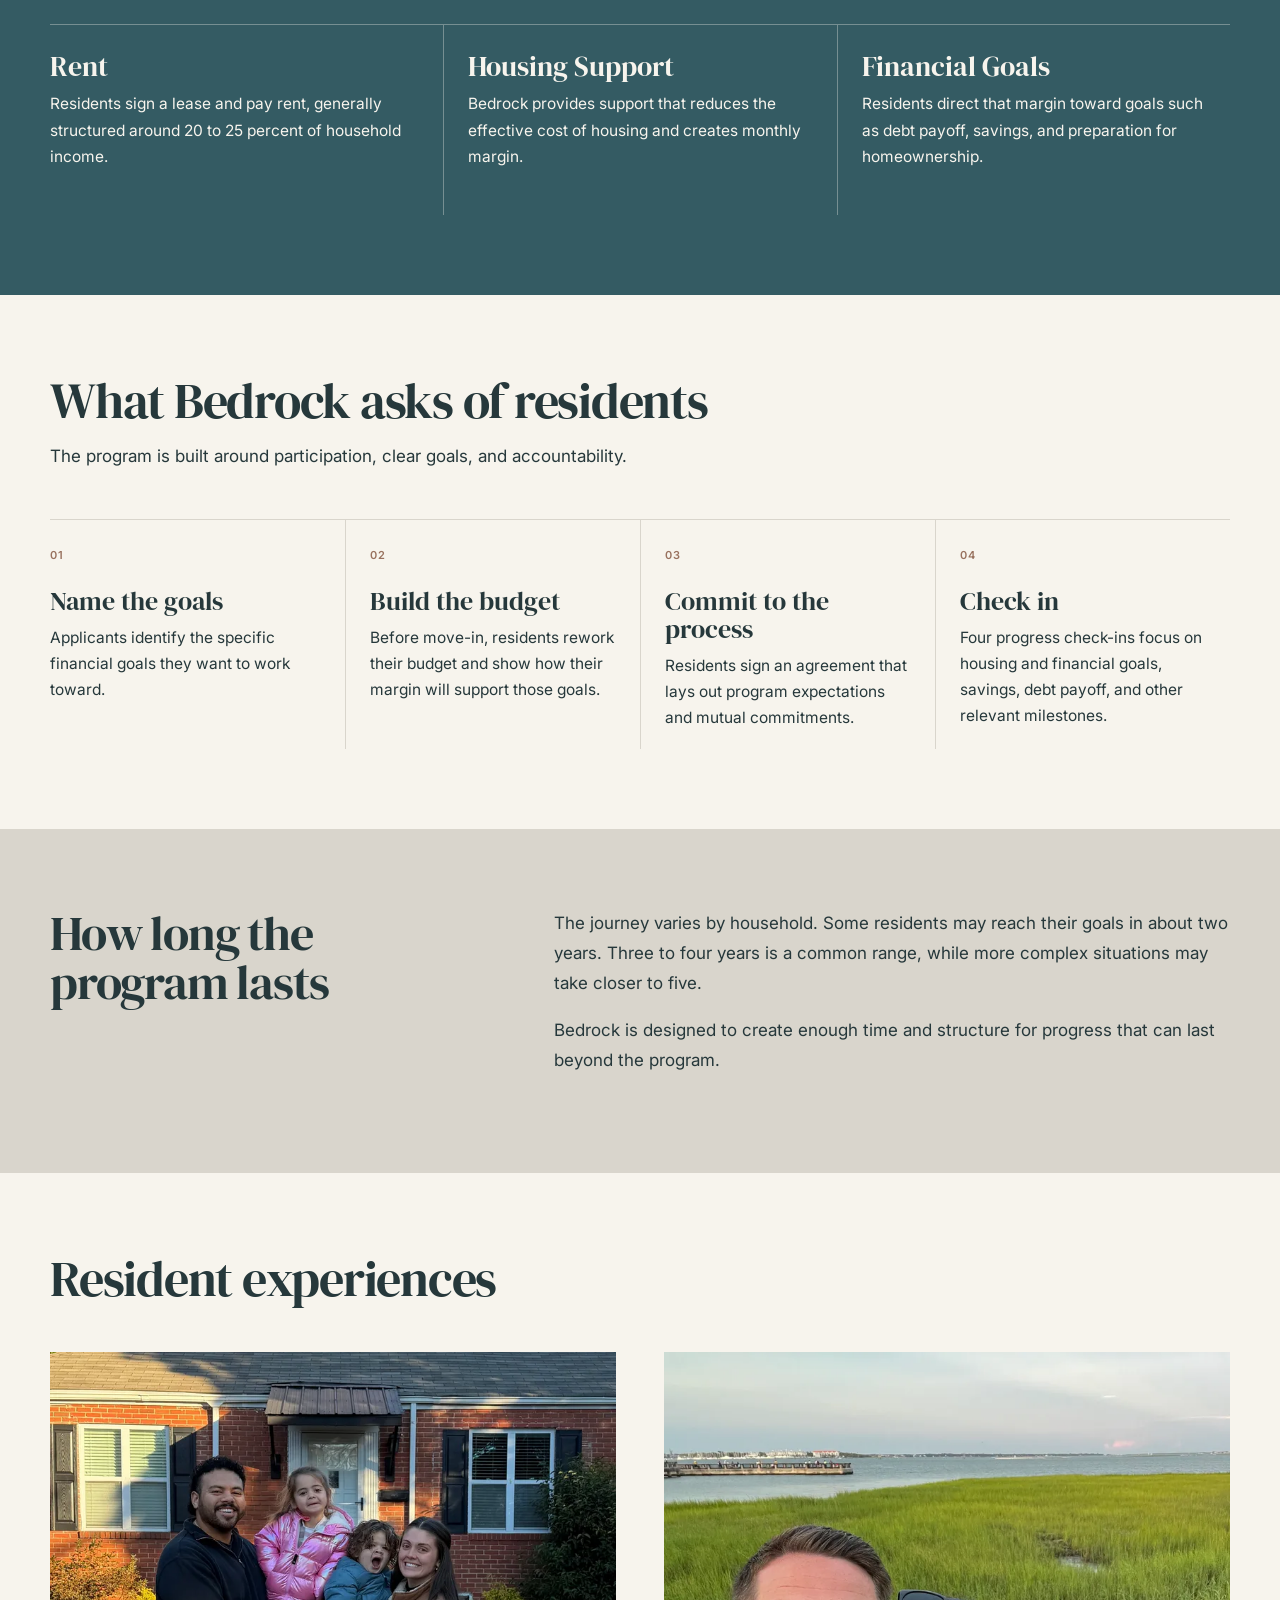
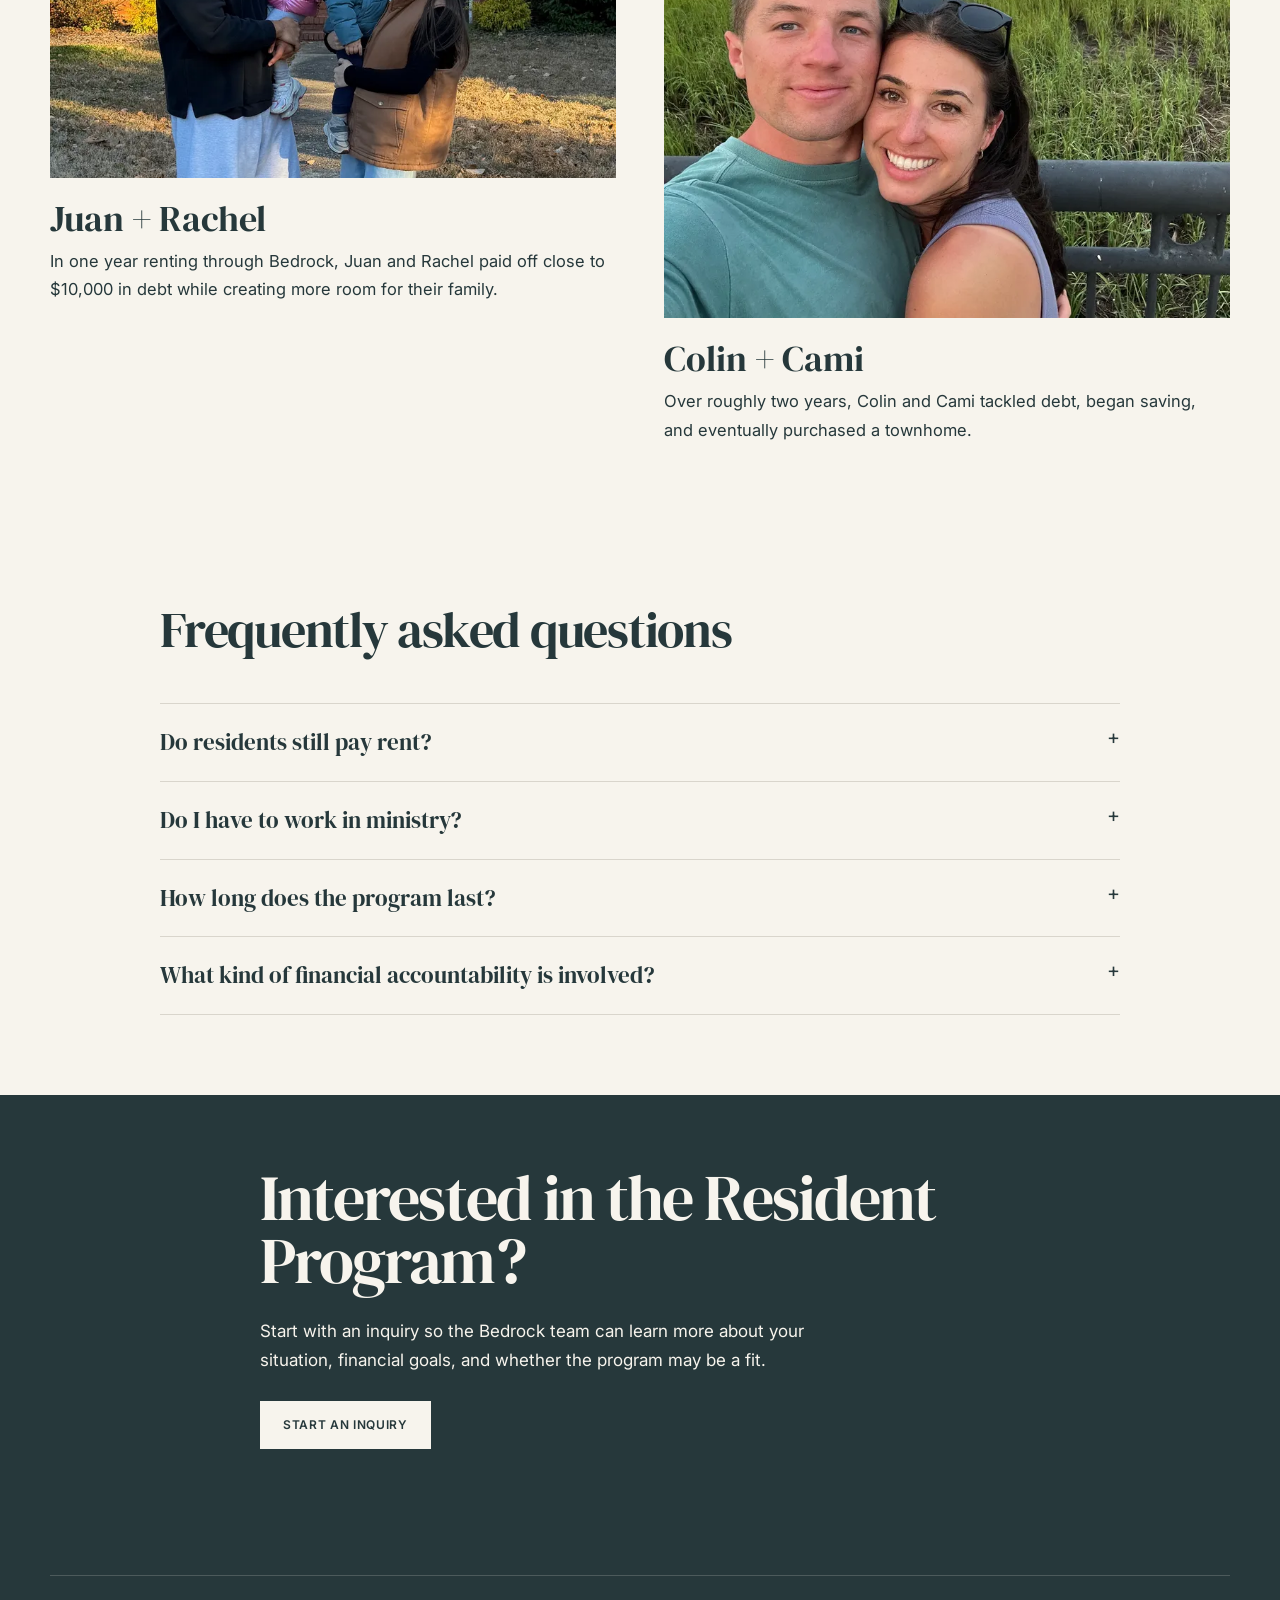
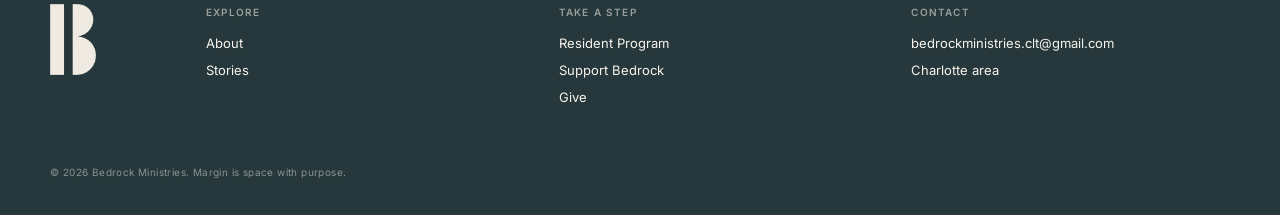
<file: find-housing.html>
<!DOCTYPE html>

<html lang="en">
<head>
<meta charset="utf-8"/>
<meta content="width=device-width, initial-scale=1" name="viewport"/>
<title>Resident Program | Bedrock Ministries</title>
<meta content="Learn how the Bedrock Resident Program combines affordable housing, financial goals, and accountability to create financial margin for people serving in ministry." name="description"/>
<link href="css/styles.css" rel="stylesheet"/>
</head>
<body class="page-find-housing">
<div class="site-shell"><a class="skip-link" href="#main-content">Skip to content</a>
<header class="site-header">
<div class="wrap header-inner">
<a aria-label="Bedrock Ministries home" class="logo-mark" href="index.html">
<img alt="Bedrock Ministries" decoding="async" height="252" src="images/logo/bedrock-logo-blue.png" width="1200"/>
</a>
<nav aria-label="Primary navigation" class="desktop-nav">
<a href="about.html">About</a>
<a href="stories.html">Stories</a>
<a href="find-housing.html">Resident Program</a>
<a href="create-margin.html">Support Bedrock</a>
<a class="button" href="https://donate.overflow.co/bedrockministries" rel="noopener" target="_blank">Give</a>
</nav>
<button aria-controls="mobile-nav" aria-expanded="false" aria-label="Open navigation" class="menu-toggle" type="button">
<span></span><span></span>
</button>
</div>
<nav aria-label="Mobile navigation" class="mobile-nav" id="mobile-nav">
<a href="about.html">About</a>
<a href="stories.html">Stories</a>
<a href="find-housing.html">Resident Program</a>
<a href="create-margin.html">Support Bedrock</a>
<a class="button" href="https://donate.overflow.co/bedrockministries" rel="noopener" target="_blank">Give</a>
</nav>
</header>
<main id="main-content"><section class="page-hero">
<div class="wrap page-hero-grid">
<h1 class="display" data-reveal="">The Bedrock<br/>Program.</h1>
<div class="side-copy" data-reveal="">
<p>Bedrock combines affordable housing, intentional financial goals, and accountability so people serving in ministry can create margin and build toward greater stability.</p>
<a class="button" href="#how-it-works">See How It Works</a>
</div>
</div>
</section><div class="hero-image" data-reveal="">
<img alt="A Bedrock Ministries home" decoding="async" fetchpriority="high" height="1152" loading="eager" src="images/properties/triplex-single-unit.webp" width="2048"/>
</div><section class="section">
<div class="wrap content-block" data-reveal="">
<h2 class="display">Who Bedrock serves</h2>
<div class="content-copy">
<p>Bedrock intentionally serves households where at least one person works in ministry. The program is designed for people who need financial margin and are ready to work toward clear financial goals.</p>
<p>Bedrock currently centers its work in the Charlotte area.</p>
</div>
</div>
</section><section class="section blue-section" id="how-it-works">
<div class="wrap">
<div class="section-header" data-reveal="">
<h2 class="display">How the program works</h2>
</div>
<div class="rule-grid three no-number-grid" data-reveal="">
<div class="rule-card"><h3>Rent</h3><p>Residents sign a lease and pay rent, generally structured around 20 to 25 percent of household income.</p></div>
<div class="rule-card"><h3>Housing Support</h3><p>Bedrock provides support that reduces the effective cost of housing and creates monthly margin.</p></div>
<div class="rule-card"><h3>Financial Goals</h3><p>Residents direct that margin toward goals such as debt payoff, savings, and preparation for homeownership.</p></div>
</div>
</div>
</section><section class="section">
<div class="wrap">
<div class="section-header" data-reveal="">
<h2 class="display">What Bedrock asks of residents</h2>
<p>The program is built around participation, clear goals, and accountability.</p>
</div>
<div class="process" data-reveal="">
<div class="process-item"><h3>Name the goals</h3><p>Applicants identify the specific financial goals they want to work toward.</p></div>
<div class="process-item"><h3>Build the budget</h3><p>Before move-in, residents rework their budget and show how their margin will support those goals.</p></div>
<div class="process-item"><h3>Commit to the process</h3><p>Residents sign an agreement that lays out program expectations and mutual commitments.</p></div>
<div class="process-item"><h3>Check in</h3><p>Four progress check-ins focus on housing and financial goals, savings, debt payoff, and other relevant milestones.</p></div>
</div>
</div>
</section><section class="section stone-section">
<div class="wrap content-block" data-reveal="">
<h2 class="display">How long the program lasts</h2>
<div class="content-copy">
<p>The journey varies by household. Some residents may reach their goals in about two years. Three to four years is a common range, while more complex situations may take closer to five.</p>
<p>Bedrock is designed to create enough time and structure for progress that can last beyond the program.</p>
</div>
</div>
</section><section class="section">
<div class="wrap">
<div class="section-header" data-reveal="">
<h2 class="display">Resident experiences</h2>
</div>
<div class="story-grid">
<article class="story-card" data-reveal="">
<img alt="Juan and Rachel Rodriguez" decoding="async" height="601" loading="lazy" src="images/families/rodriguez.webp" width="800"/>
<h2>Juan + Rachel</h2>
<p>In one year renting through Bedrock, Juan and Rachel paid off close to $10,000 in debt while creating more room for their family.</p>
</article>
<article class="story-card" data-reveal="">
<img alt="Colin and Cami Crook" decoding="async" height="800" loading="lazy" src="images/families/cami-collin.webp" width="800"/>
<h2>Colin + Cami</h2>
<p>Over roughly two years, Colin and Cami tackled debt, began saving, and eventually purchased a townhome.</p>
</article>
</div>
</div>
</section><section class="section">
<div class="wrap faq-wrap">
<div class="section-header" data-reveal="">
<h2 class="display">Frequently asked questions</h2>
</div>
<div class="faq" data-reveal="">
<details><summary>Do residents still pay rent?</summary><p>Yes. Residents sign a lease and continue paying rent. Bedrock's housing support helps reduce the overall burden so monthly margin can be directed toward financial goals.</p></details>
<details><summary>Do I have to work in ministry?</summary><p>At least one person in the household is expected to work in ministry. Bedrock's current program is intentionally designed around people serving through churches and ministry related work.</p></details>
<details><summary>How long does the program last?</summary><p>The timeline varies. Some journeys may take around two years, while three to four years is common and more complex situations can take closer to five.</p></details>
<details><summary>What kind of financial accountability is involved?</summary><p>Residents identify goals, build a budget around those goals, sign an agreement, and participate in periodic progress check-ins focused on their housing and financial plan.</p></details>
</div>
</div>
</section><section class="cta-panel">
<div class="wrap cta-simple" data-reveal="">
<h2 class="display">Interested in the Resident Program?</h2>
<p>Start with an inquiry so the Bedrock team can learn more about your situation, financial goals, and whether the program may be a fit.</p>
<a class="button light" href="https://docs.google.com/forms/d/e/1FAIpQLSchxaeQqLPYQkqpaRoqo5WyX4TO7qh9bjB6qK-U5e-sYabPUA/viewform?usp=header" rel="noopener" target="_blank">Start an inquiry</a>
</div>
</section></main>
<footer class="site-footer">
<div class="wrap">
<div class="footer-top">
<a aria-label="Bedrock Ministries home" class="footer-mark" href="index.html">
<img alt="Bedrock Ministries" decoding="async" height="909" src="images/logo/bedrock-b-cream.png" width="592"/>
</a>
<div class="footer-links">
<div class="footer-col">
<strong>Explore</strong>
<a href="about.html">About</a>
<a href="stories.html">Stories</a>
</div>
<div class="footer-col">
<strong>Take a step</strong>
<a href="find-housing.html">Resident Program</a>
<a href="create-margin.html">Support Bedrock</a>
<a href="https://donate.overflow.co/bedrockministries" rel="noopener" target="_blank">Give</a>
</div>
<div class="footer-col">
<strong>Contact</strong>
<a href="mailto:bedrockministries.clt@gmail.com">bedrockministries.clt@gmail.com</a>
<span>Charlotte area</span>
</div>
</div>
</div>
<div class="footer-bottom">© 2026 Bedrock Ministries. Margin is space with purpose.</div>
</div>
</footer>
</div>
<script src="js/main.js"></script>
</body>
</html>
</file>
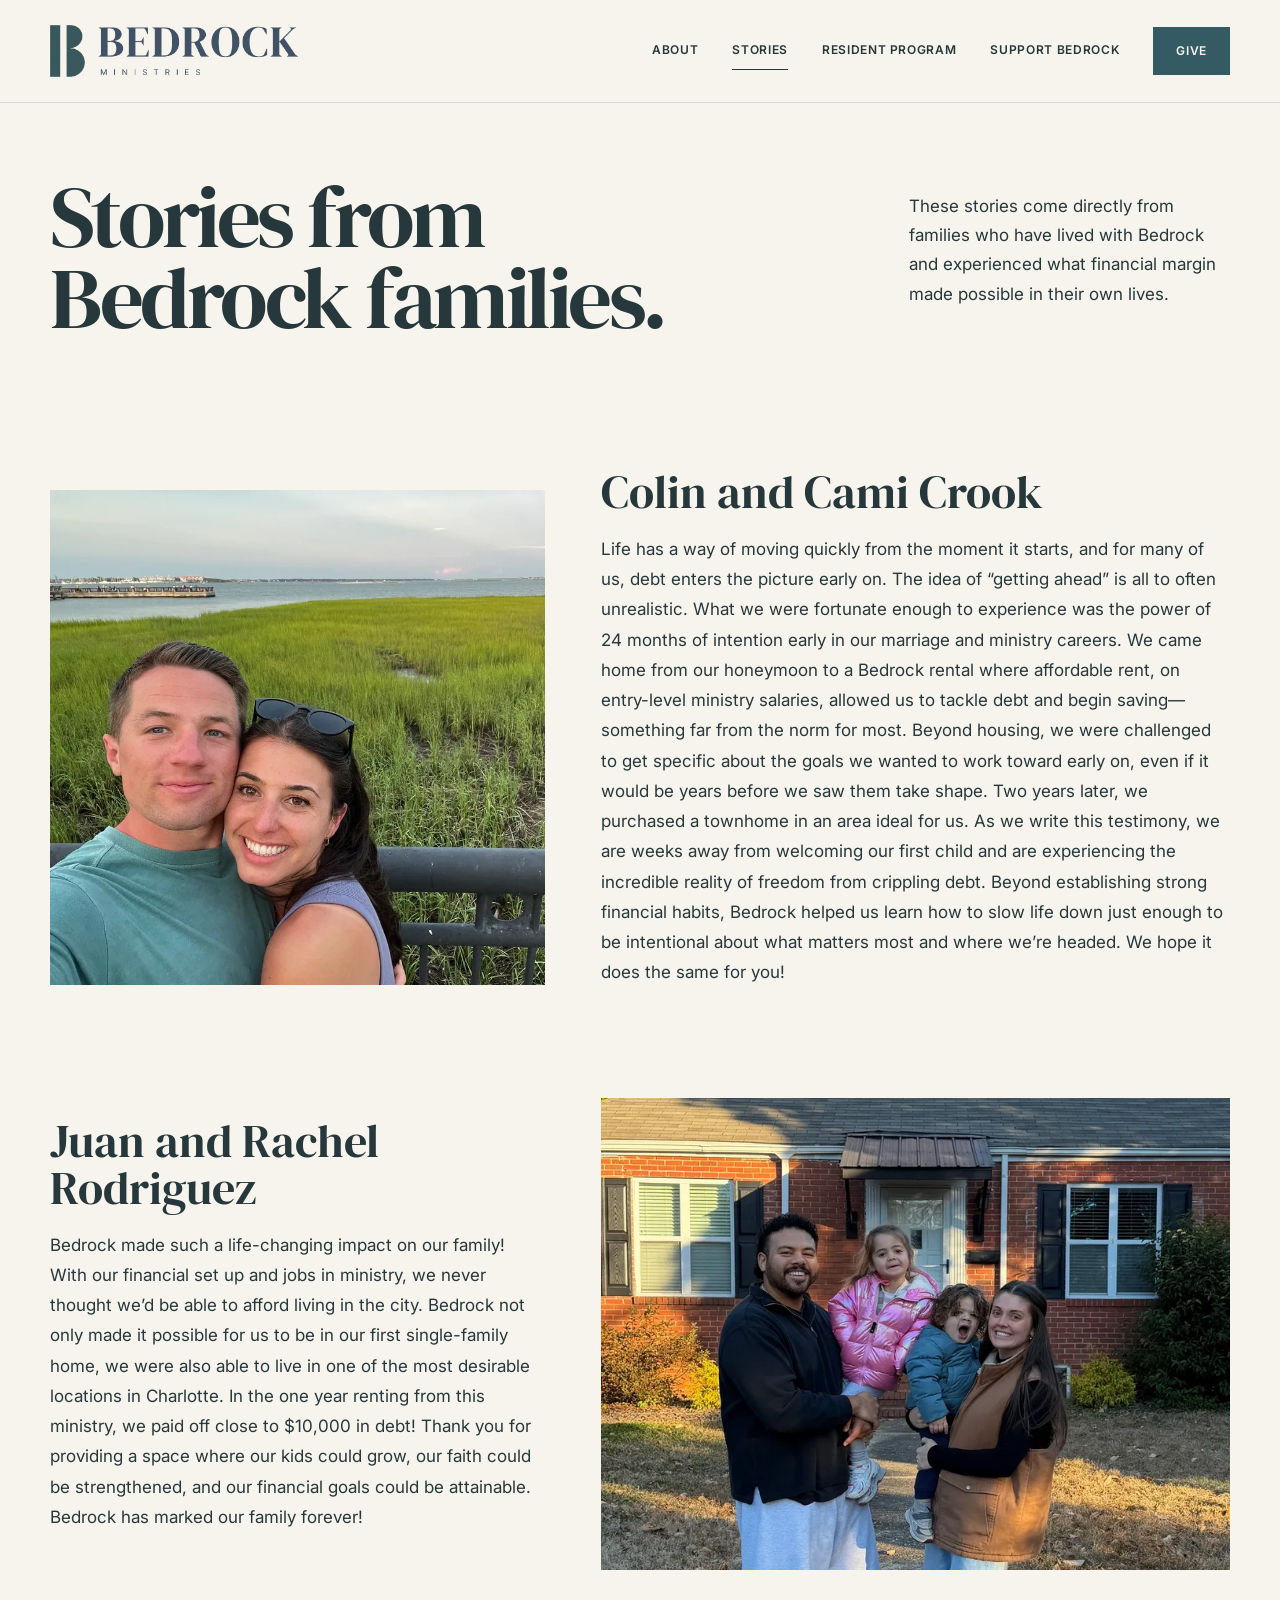
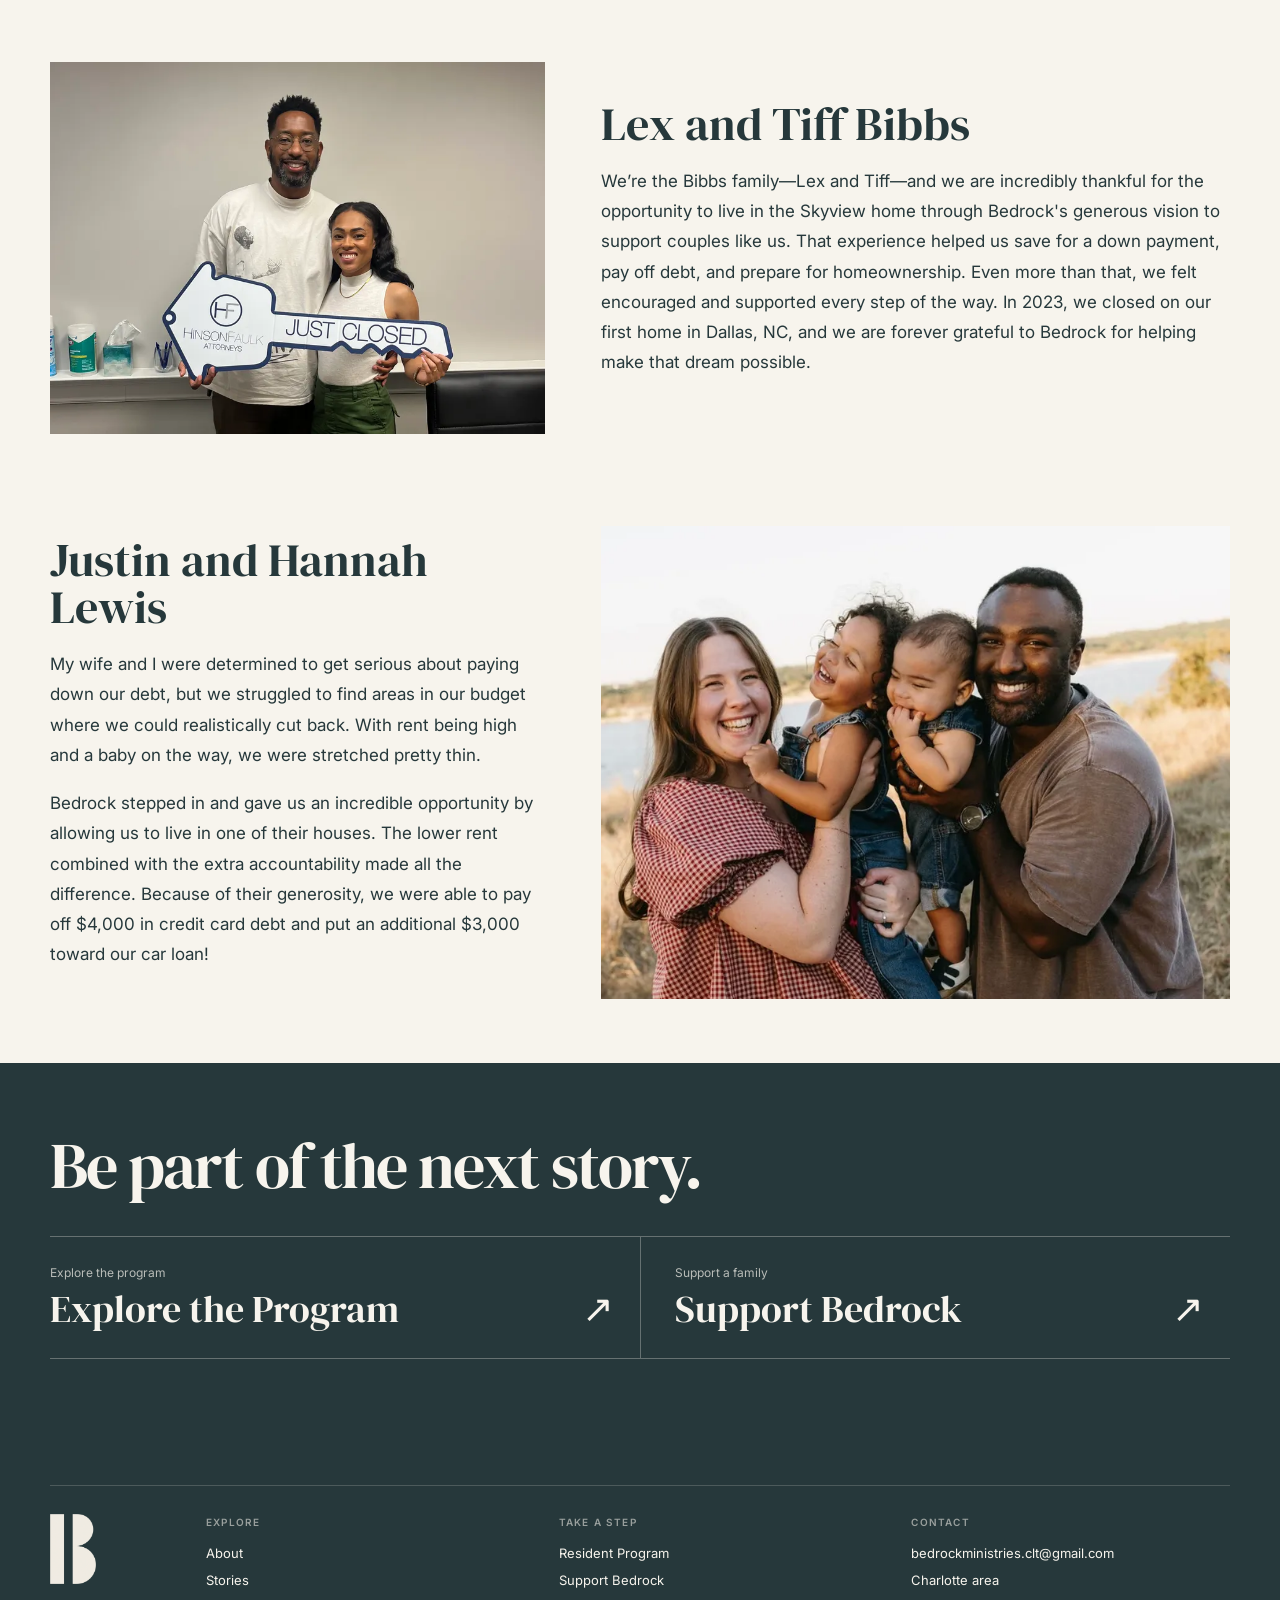
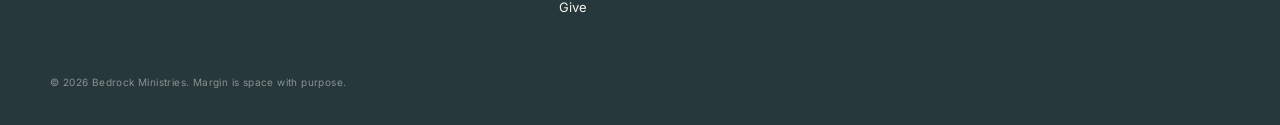
<file: stories.html>
<!DOCTYPE html>

<html lang="en">
<head>
<meta charset="utf-8"/>
<meta content="width=device-width, initial-scale=1" name="viewport"/>
<title>Stories | Bedrock Ministries</title>
<meta content="Read stories from families who have used Bedrock's housing program to create financial margin and move toward greater stability." name="description"/>
<link href="css/styles.css" rel="stylesheet"/>
</head>
<body class="page-stories">
<div class="site-shell"><a class="skip-link" href="#main-content">Skip to content</a>
<header class="site-header">
<div class="wrap header-inner">
<a aria-label="Bedrock Ministries home" class="logo-mark" href="index.html">
<img alt="Bedrock Ministries" decoding="async" height="252" src="images/logo/bedrock-logo-blue.png" width="1200"/>
</a>
<nav aria-label="Primary navigation" class="desktop-nav">
<a href="about.html">About</a>
<a href="stories.html">Stories</a>
<a href="find-housing.html">Resident Program</a>
<a href="create-margin.html">Support Bedrock</a>
<a class="button" href="https://donate.overflow.co/bedrockministries" rel="noopener" target="_blank">Give</a>
</nav>
<button aria-controls="mobile-nav" aria-expanded="false" aria-label="Open navigation" class="menu-toggle" type="button">
<span></span><span></span>
</button>
</div>
<nav aria-label="Mobile navigation" class="mobile-nav" id="mobile-nav">
<a href="about.html">About</a>
<a href="stories.html">Stories</a>
<a href="find-housing.html">Resident Program</a>
<a href="create-margin.html">Support Bedrock</a>
<a class="button" href="https://donate.overflow.co/bedrockministries" rel="noopener" target="_blank">Give</a>
</nav>
</header>
<main id="main-content"><section class="page-hero">
<div class="wrap page-hero-grid">
<h1 class="display" data-reveal="">Stories from<br/>Bedrock families.</h1>
<div class="side-copy" data-reveal="">
<p>These stories come directly from families who have lived with Bedrock and experienced what financial margin made possible in their own lives.</p>
</div>
</div>
</section><section class="section-tight">
<div class="wrap testimonial-stack">
<article class="testimonial-row" data-reveal="">
<div class="testimonial-photo"><img alt="Colin and Cami Crook" decoding="async" height="800" loading="lazy" src="images/families/cami-collin.webp" width="800"/></div>
<div class="testimonial-copy">
<h2 class="display">Colin and Cami Crook</h2>
<p>Life has a way of moving quickly from the moment it starts, and for many of us, debt enters the picture early on. The idea of “getting ahead” is all to often unrealistic. What we were fortunate enough to experience was the power of 24 months of intention early in our marriage and ministry careers. We came home from our honeymoon to a Bedrock rental where affordable rent, on entry-level ministry salaries, allowed us to tackle debt and begin saving—something far from the norm for most. Beyond housing, we were challenged to get specific about the goals we wanted to work toward early on, even if it would be years before we saw them take shape. Two years later, we purchased a townhome in an area ideal for us. As we write this testimony, we are weeks away from welcoming our first child and are experiencing the incredible reality of freedom from crippling debt. Beyond establishing strong financial habits, Bedrock helped us learn how to slow life down just enough to be intentional about what matters most and where we’re headed. We hope it does the same for you!</p>
</div>
</article>
<article class="testimonial-row testimonial-row--reverse" data-reveal="">
<div class="testimonial-photo"><img alt="Juan and Rachel Rodriguez and family" decoding="async" height="601" loading="lazy" src="images/families/rodriguez.webp" width="800"/></div>
<div class="testimonial-copy">
<h2 class="display">Juan and Rachel Rodriguez</h2>
<p>Bedrock made such a life-changing impact on our family! With our financial set up and jobs in ministry, we never thought we’d be able to afford living in the city. Bedrock not only made it possible for us to be in our first single-family home, we were also able to live in one of the most desirable locations in Charlotte. In the one year renting from this ministry, we paid off close to $10,000 in debt! Thank you for providing a space where our kids could grow, our faith could be strengthened, and our financial goals could be attainable. Bedrock has marked our family forever!</p>
</div>
</article>
<article class="testimonial-row" data-reveal="">
<div class="testimonial-photo"><img alt="Lex and Tiff Bibbs" decoding="async" height="601" loading="lazy" src="images/families/lex-tiff.webp" width="800"/></div>
<div class="testimonial-copy">
<h2 class="display">Lex and Tiff Bibbs</h2>
<p>We’re the Bibbs family—Lex and Tiff—and we are incredibly thankful for the opportunity to live in the Skyview home through Bedrock's generous vision to support couples like us. That experience helped us save for a down payment, pay off debt, and prepare for homeownership. Even more than that, we felt encouraged and supported every step of the way. In 2023, we closed on our first home in Dallas, NC, and we are forever grateful to Bedrock for helping make that dream possible.</p>
</div>
</article>
<article class="testimonial-row testimonial-row--reverse" data-reveal="">
<div class="testimonial-photo"><img alt="Justin and Hannah Lewis and family" decoding="async" height="902" loading="lazy" src="images/families/lewis-family.webp" width="1200"/></div>
<div class="testimonial-copy">
<h2 class="display">Justin and Hannah Lewis</h2>
<p>My wife and I were determined to get serious about paying down our debt, but we struggled to find areas in our budget where we could realistically cut back. With rent being high and a baby on the way, we were stretched pretty thin.</p>
<p>Bedrock stepped in and gave us an incredible opportunity by allowing us to live in one of their houses. The lower rent combined with the extra accountability made all the difference. Because of their generosity, we were able to pay off $4,000 in credit card debt and put an additional $3,000 toward our car loan!</p>
</div>
</article>
</div>
</section><section class="cta-panel">
<div class="wrap">
<h2 class="display" data-reveal="">Be part of the next story.</h2>
<div class="cta-row" data-reveal="">
<a href="find-housing.html"><small>Explore the program</small><strong>Explore the Program <span>↗</span></strong></a>
<a href="create-margin.html"><small>Support a family</small><strong>Support Bedrock <span>↗</span></strong></a>
</div>
</div>
</section></main>
<footer class="site-footer">
<div class="wrap">
<div class="footer-top">
<a aria-label="Bedrock Ministries home" class="footer-mark" href="index.html">
<img alt="Bedrock Ministries" decoding="async" height="909" src="images/logo/bedrock-b-cream.png" width="592"/>
</a>
<div class="footer-links">
<div class="footer-col">
<strong>Explore</strong>
<a href="about.html">About</a>
<a href="stories.html">Stories</a>
</div>
<div class="footer-col">
<strong>Take a step</strong>
<a href="find-housing.html">Resident Program</a>
<a href="create-margin.html">Support Bedrock</a>
<a href="https://donate.overflow.co/bedrockministries" rel="noopener" target="_blank">Give</a>
</div>
<div class="footer-col">
<strong>Contact</strong>
<a href="mailto:bedrockministries.clt@gmail.com">bedrockministries.clt@gmail.com</a>
<span>Charlotte area</span>
</div>
</div>
</div>
<div class="footer-bottom">© 2026 Bedrock Ministries. Margin is space with purpose.</div>
</div>
</footer>
</div>
<script src="js/main.js"></script>
</body>
</html>
</file>
<file: css/styles.css>
@import url('https://fonts.googleapis.com/css2?family=DM+Serif+Display:ital@0;1&family=Inter:wght@400;500;600&display=swap');

:root {
  --blue: #345B63;
  --slate: #26383B;
  --cream: #F7F4ED;
  --sage: #8E9D83;
  --clay: #99725F;
  --stone: #D9D5CC;
  --serif: 'DM Serif Display', Georgia, serif;
  --sans: 'Inter', Arial, sans-serif;

  --container: 1180px;
  --text: 680px;

  --s1: 8px;
  --s2: 16px;
  --s3: 24px;
  --s4: 32px;
  --s5: 48px;
  --s6: 64px;
  --s7: 80px;
  --s8: 104px;
}

* {
  box-sizing: border-box;
}

html {
  scroll-behavior: smooth;
}

body {
  margin: 0;
  background: var(--cream);
  color: var(--slate);
  font-family: var(--sans);
  font-size: 17px;
  line-height: 1.7;
  text-rendering: optimizeLegibility;
  -webkit-font-smoothing: antialiased;
}

body.menu-open {
  overflow: hidden;
}

img {
  display: block;
  max-width: 100%;
}

a {
  color: inherit;
  text-decoration: none;
}

button {
  font: inherit;
}

.site-shell {
  min-height: 100vh;
  overflow: hidden;
}

.wrap {
  width: min(var(--container), calc(100% - 96px));
  margin-inline: auto;
}

.display,
h1,
h2,
h3 {
  font-family: var(--serif);
  font-weight: 400;
}

h1,
h2,
h3,
p {
  margin-top: 0;
}

p:last-child {
  margin-bottom: 0;
}

/* Accessibility */
.skip-link {
  position: fixed;
  top: 12px;
  left: 12px;
  z-index: 1000;
  padding: 10px 14px;
  background: var(--slate);
  color: var(--cream);
  transform: translateY(-160%);
}

.skip-link:focus {
  transform: translateY(0);
}

a:focus-visible,
button:focus-visible,
summary:focus-visible {
  outline: 2px solid var(--clay);
  outline-offset: 4px;
}

/* Header */
.site-header {
  position: relative;
  z-index: 50;
  background: var(--cream);
  border-bottom: 1px solid rgba(38, 56, 59, .14);
}

.header-inner {
  min-height: 102px;
  display: flex;
  align-items: center;
  justify-content: space-between;
  gap: 40px;
}

.logo-mark {
  width: 248px;
  flex: 0 0 auto;
}

.logo-mark img {
  width: 100%;
  height: auto;
}

.desktop-nav {
  display: flex;
  align-items: center;
  gap: 34px;
}

.desktop-nav a {
  font-size: 12px;
  font-weight: 600;
  letter-spacing: .055em;
  text-transform: uppercase;
}

.desktop-nav a:not(.button) {
  padding: 8px 0;
  border-bottom: 1px solid transparent;
}

.desktop-nav a[aria-current="page"] {
  border-bottom-color: currentColor;
}

.desktop-nav a:not(.button):hover {
  opacity: .62;
}

.button {
  display: inline-flex;
  min-height: 48px;
  align-items: center;
  justify-content: center;
  padding: 0 22px;
  border: 1px solid var(--blue);
  background: var(--blue);
  color: var(--cream);
  font-size: 12px;
  font-weight: 600;
  letter-spacing: .055em;
  text-transform: uppercase;
  transition: background .2s ease, transform .2s ease;
}

.button:hover {
  background: var(--slate);
  transform: translateY(-1px);
}

.button.light {
  border-color: var(--cream);
  background: var(--cream);
  color: var(--slate);
}

.text-link {
  display: inline-flex;
  align-items: center;
  gap: 10px;
  padding-bottom: 4px;
  border-bottom: 1px solid currentColor;
  font-size: 12px;
  font-weight: 600;
  letter-spacing: .055em;
  text-transform: uppercase;
}

.text-link:hover {
  opacity: .65;
}

.menu-toggle,
.mobile-nav {
  display: none;
}

/* Core spacing */
.section {
  padding: var(--s7) 0;
}

.section-tight {
  padding: var(--s6) 0;
}

.blue-section {
  background: var(--blue);
  color: var(--cream);
}

.stone-section {
  background: var(--stone);
}

.section-header {
  max-width: 760px;
  margin-bottom: var(--s5);
}

.section-header h2 {
  margin-bottom: 16px;
  font-size: clamp(40px, 4vw, 50px);
  line-height: 1.02;
  letter-spacing: -.025em;
}

.section-header p {
  max-width: 650px;
  margin-bottom: 0;
  font-size: 17px;
  line-height: 1.72;
}

/* Page hero */
.page-hero {
  padding: 74px 0 66px;
}

.page-hero-grid {
  display: grid;
  grid-template-columns: minmax(0, 1.42fr) minmax(290px, .58fr);
  gap: 72px;
  align-items: end;
}

.page-hero h1 {
  max-width: 820px;
  margin: 0;
  font-size: clamp(68px, 6.8vw, 94px);
  line-height: .93;
  letter-spacing: -.04em;
}

.side-copy {
  max-width: 400px;
  padding-bottom: 6px;
}

.side-copy p {
  margin-bottom: 24px;
  font-size: 17px;
  line-height: 1.72;
}

.hero-image {
  width: min(var(--container), calc(100% - 96px));
  margin-inline: auto;
}

.hero-image img {
  width: 100%;
  height: auto;
}

.hero-image--contained {
  max-width: 900px;
}

/* Homepage hero */
.home-hero {
  padding: 74px 0 0;
}

.home-hero-grid {
  display: grid;
  grid-template-columns: minmax(0, 1.52fr) minmax(300px, .62fr);
  gap: 76px;
  align-items: end;
  padding-bottom: 58px;
}

.home-hero h1 {
  margin: 0;
  max-width: 810px;
  font-size: clamp(72px, 7.2vw, 98px);
  line-height: .91;
  letter-spacing: -.045em;
}

.home-hero-side {
  max-width: 420px;
  padding-bottom: 4px;
}

.home-hero-side p {
  margin-bottom: 26px;
  font-size: 17px;
  line-height: 1.72;
}

.hero-actions {
  display: flex;
  align-items: center;
  gap: 22px;
  flex-wrap: wrap;
}

.home-hero-image {
  width: min(var(--container), calc(100% - 96px));
  margin-inline: auto;
}

.home-hero-image img {
  width: 100%;
  height: auto;
}

/* Mission / statement blocks */
.statement-block {
  max-width: 960px;
}

.section-title {
  margin-bottom: 22px;
  font-size: 34px;
  line-height: 1.05;
}

.statement {
  max-width: 920px;
  margin-bottom: 22px;
  font-size: clamp(48px, 4.9vw, 60px);
  line-height: .99;
  letter-spacing: -.03em;
}

.statement-support {
  max-width: 700px;
  margin-bottom: 0;
  font-size: 17px;
  line-height: 1.74;
}

/* Content split */
.content-block {
  display: grid;
  grid-template-columns: minmax(0, .78fr) minmax(0, 1.22fr);
  gap: 72px;
  align-items: start;
}

.content-block > h2 {
  margin: 0;
  font-size: clamp(40px, 4vw, 48px);
  line-height: 1.02;
  letter-spacing: -.025em;
}

.content-copy {
  max-width: var(--text);
}

.content-copy p {
  margin-bottom: 18px;
  font-size: 17px;
  line-height: 1.74;
}

.content-copy .button {
  margin-top: 8px;
}

/* Photo and copy blocks */
.photo-copy {
  display: grid;
  grid-template-columns: minmax(0, 1fr) minmax(0, .92fr);
  gap: 48px;
  align-items: center;
}

.photo-copy.reverse {
  grid-template-columns: minmax(0, .92fr) minmax(0, 1fr);
}

.photo-copy.reverse .photo {
  order: 2;
}

.photo-copy.reverse .copy {
  order: 1;
}

.photo-copy .photo img {
  width: 100%;
  height: auto;
}

.photo-copy .copy {
  padding: 0;
}

.photo-copy .copy.stone-section {
  padding: 44px;
}

.photo-copy .copy h2 {
  margin-bottom: 18px;
  font-size: clamp(38px, 3.6vw, 46px);
  line-height: 1.03;
  letter-spacing: -.02em;
}

.photo-copy .copy p {
  margin-bottom: 18px;
  font-size: 17px;
  line-height: 1.74;
}

.origin-block {
  align-items: stretch;
}

.origin-block .photo {
  display: flex;
  align-items: center;
}

.origin-block .copy {
  display: flex;
  flex-direction: column;
  justify-content: center;
}

/* Values / support */
.values-grid,
.support-grid {
  display: grid;
  grid-template-columns: repeat(3, 1fr);
  border-top: 1px solid rgba(247, 244, 237, .34);
}

.support-grid {
  border-top-color: var(--stone);
}

.value-card,
.support-card {
  min-height: 205px;
  padding: 28px 26px 18px 0;
}

.value-card + .value-card {
  padding-left: 26px;
  border-left: 1px solid rgba(247, 244, 237, .34);
}

.support-card + .support-card {
  padding-left: 26px;
  border-left: 1px solid var(--stone);
}

.value-card h3,
.support-card h3 {
  margin-bottom: 12px;
  font-size: 28px;
  line-height: 1.08;
}

.value-card p,
.support-card p {
  margin-bottom: 0;
  font-size: 16px;
  line-height: 1.68;
}

/* Two paths */
.path-grid {
  display: grid;
  grid-template-columns: repeat(2, minmax(0, 1fr));
  gap: 48px;
}

.path-card img.path-image {
  width: 100%;
  aspect-ratio: 4 / 3;
  object-fit: cover;
  margin-bottom: 24px;
}

.path-image-home {
  object-position: center 54%;
}

.path-card h3 {
  margin-bottom: 12px;
  font-size: clamp(36px, 3.4vw, 44px);
  line-height: 1.02;
}

.path-card p {
  max-width: 520px;
  margin-bottom: 22px;
  font-size: 17px;
  line-height: 1.72;
}

/* Model grid */
.rule-grid {
  display: grid;
  border-top: 1px solid rgba(38, 56, 59, .22);
}

.rule-grid.four {
  grid-template-columns: repeat(4, 1fr);
}

.rule-grid.three {
  grid-template-columns: repeat(3, 1fr);
}

.blue-section .rule-grid {
  border-top-color: rgba(247, 244, 237, .34);
}

.rule-card {
  min-height: 190px;
  padding: 26px 24px 20px 0;
}

.rule-card + .rule-card {
  padding-left: 24px;
  border-left: 1px solid rgba(38, 56, 59, .22);
}

.blue-section .rule-card + .rule-card {
  border-left-color: rgba(247, 244, 237, .34);
}

.rule-card .num {
  display: none;
}

.rule-card h3 {
  margin-bottom: 10px;
  font-size: 28px;
  line-height: 1.08;
}

.rule-card p {
  margin-bottom: 0;
  font-size: 15.5px;
  line-height: 1.68;
}

/* Process */
.process {
  display: grid;
  grid-template-columns: repeat(4, 1fr);
  border-top: 1px solid var(--stone);
}

.process-item {
  min-height: 205px;
  padding: 26px 24px 18px 0;
  counter-increment: step;
}

.process {
  counter-reset: step;
}

.process-item + .process-item {
  padding-left: 24px;
  border-left: 1px solid var(--stone);
}

.process-item::before {
  content: "0" counter(step);
  display: block;
  margin-bottom: 22px;
  color: var(--clay);
  font-size: 11px;
  font-weight: 600;
  letter-spacing: .08em;
}

.process-item h3 {
  margin-bottom: 10px;
  font-size: 26px;
  line-height: 1.08;
}

.process-item p {
  margin-bottom: 0;
  font-size: 15.5px;
  line-height: 1.68;
}

/* Story cards */
.story-grid {
  display: grid;
  grid-template-columns: repeat(2, minmax(0, 1fr));
  gap: 48px;
}

.story-card img {
  width: 100%;
  height: auto;
  margin-bottom: 22px;
}

.story-card h2 {
  margin-bottom: 10px;
  font-size: 36px;
  line-height: 1.03;
}

.story-card p {
  max-width: 560px;
  margin-bottom: 0;
  font-size: 16.5px;
  line-height: 1.72;
}

/* Testimonials */
.testimonial-stack {
  display: grid;
  gap: 92px;
}

.testimonial-row {
  display: grid;
  grid-template-columns: minmax(0, .88fr) minmax(0, 1.12fr);
  gap: 56px;
  align-items: center;
}

.testimonial-row--reverse .testimonial-photo {
  order: 2;
}

.testimonial-row--reverse .testimonial-copy {
  order: 1;
}

.testimonial-photo img {
  width: 100%;
  height: auto;
}

.testimonial-copy {
  max-width: 660px;
}

.testimonial-copy h2 {
  margin-bottom: 18px;
  font-size: clamp(36px, 3.7vw, 46px);
  line-height: 1.02;
}

.testimonial-copy p {
  margin-bottom: 18px;
  font-size: 17px;
  line-height: 1.78;
}

/* Board */
.board-grid {
  display: grid;
  grid-template-columns: repeat(3, minmax(0, 1fr));
  gap: 42px 28px;
}

.board-card img {
  width: 100%;
  height: auto;
  margin-bottom: 16px;
}

.board-card h3 {
  margin-bottom: 5px;
  font-size: 23px;
  line-height: 1.05;
}

.board-card p {
  margin-bottom: 0;
  color: rgba(38, 56, 59, .74);
  font-size: 13px;
  line-height: 1.55;
}

/* FAQ */
.faq-wrap {
  max-width: 960px;
}

.faq {
  border-top: 1px solid var(--stone);
}

.faq details {
  border-bottom: 1px solid var(--stone);
}

.faq summary {
  position: relative;
  cursor: pointer;
  list-style: none;
  padding: 24px 42px 24px 0;
  font-family: var(--serif);
  font-size: 23px;
  line-height: 1.25;
}

.faq summary::-webkit-details-marker {
  display: none;
}

.faq summary::after {
  content: "+";
  position: absolute;
  right: 0;
  top: 21px;
  font-family: var(--sans);
  font-size: 20px;
  font-weight: 400;
}

.faq details[open] summary::after {
  content: "–";
}

.faq details p {
  max-width: 720px;
  margin-bottom: 0;
  padding-bottom: 24px;
  font-size: 16.5px;
  line-height: 1.72;
}

/* CTA */
.cta-panel {
  padding: 72px 0;
  background: var(--slate);
  color: var(--cream);
}

.cta-panel h2 {
  max-width: 800px;
  margin-bottom: 38px;
  font-size: clamp(48px, 5vw, 64px);
  line-height: .98;
  letter-spacing: -.03em;
}

.cta-row {
  display: grid;
  grid-template-columns: repeat(2, 1fr);
  border-top: 1px solid rgba(247, 244, 237, .3);
  border-bottom: 1px solid rgba(247, 244, 237, .3);
}

.cta-row a {
  padding: 28px 26px 28px 0;
}

.cta-row a + a {
  padding-left: 34px;
  border-left: 1px solid rgba(247, 244, 237, .3);
}

.cta-row small {
  display: block;
  margin-bottom: 7px;
  font-size: 12px;
  line-height: 1.4;
  opacity: .7;
}

.cta-row strong {
  display: flex;
  align-items: center;
  justify-content: space-between;
  gap: 20px;
  font-family: var(--serif);
  font-size: clamp(28px, 3vw, 40px);
  font-weight: 400;
  line-height: 1.08;
}

.cta-simple {
  max-width: 760px;
}

.cta-simple p {
  max-width: 600px;
  margin: -14px 0 26px;
  font-size: 17px;
  line-height: 1.72;
}

/* Footer */
.site-footer {
  padding: 54px 0 34px;
  background: var(--slate);
  color: var(--cream);
}

.footer-top {
  display: grid;
  grid-template-columns: 100px 1fr;
  gap: 56px;
  align-items: start;
  padding-top: 28px;
  border-top: 1px solid rgba(247, 244, 237, .18);
}

.footer-mark {
  width: 46px;
}

.footer-mark img {
  width: 100%;
  height: auto;
}

.footer-links {
  display: grid;
  grid-template-columns: repeat(3, 1fr);
  gap: 34px;
}

.footer-col strong {
  display: block;
  margin-bottom: 12px;
  font-size: 10px;
  font-weight: 600;
  letter-spacing: .12em;
  text-transform: uppercase;
  opacity: .55;
}

.footer-col a,
.footer-col span {
  display: block;
  margin: 7px 0;
  font-size: 13px;
  line-height: 1.55;
}

.footer-bottom {
  margin-top: 50px;
  font-size: 10px;
  letter-spacing: .04em;
  opacity: .48;
}

/* Reveal motion */
[data-reveal] {
  opacity: 1;
  transform: none;
}

.js [data-reveal] {
  opacity: 0;
  transform: translateY(10px);
  transition: opacity .42s ease, transform .42s ease;
}

.js [data-reveal].visible {
  opacity: 1;
  transform: translateY(0);
}

@media (prefers-reduced-motion: reduce) {
  html {
    scroll-behavior: auto;
  }

  .js [data-reveal] {
    opacity: 1;
    transform: none;
    transition: none;
  }
}

/* Tablet */
@media (max-width: 900px) {
  .wrap,
  .hero-image,
  .home-hero-image {
    width: min(100% - 56px, var(--container));
  }

  .desktop-nav {
    display: none;
  }

  .menu-toggle {
    display: block;
    width: 44px;
    height: 44px;
    flex: 0 0 auto;
    border: 0;
    background: transparent;
    color: var(--slate);
    cursor: pointer;
  }

  .menu-toggle span {
    display: block;
    width: 24px;
    height: 1px;
    margin: 6px auto;
    background: currentColor;
    transition: transform .2s ease;
  }

  .menu-toggle[aria-expanded="true"] span:first-child {
    transform: translateY(3.5px) rotate(45deg);
  }

  .menu-toggle[aria-expanded="true"] span:last-child {
    transform: translateY(-3.5px) rotate(-45deg);
  }

  .mobile-nav.open {
    display: block;
    padding: 12px 28px 34px;
    border-top: 1px solid rgba(38, 56, 59, .12);
    background: var(--cream);
  }

  .mobile-nav a {
    display: block;
    padding: 13px 0;
    border-bottom: 1px solid rgba(38, 56, 59, .1);
    font-family: var(--serif);
    font-size: 28px;
    line-height: 1.1;
  }

  .mobile-nav .button {
    display: flex;
    margin-top: 18px;
    font-family: var(--sans);
    font-size: 12px;
    border-bottom: 1px solid var(--blue);
  }

  .header-inner {
    min-height: 92px;
  }

  .logo-mark {
    width: 218px;
  }

  .page-hero,
  .home-hero {
    padding-top: 58px;
  }

  .page-hero-grid,
  .home-hero-grid,
  .content-block {
    grid-template-columns: 1fr;
    gap: 28px;
  }

  .page-hero h1,
  .home-hero h1 {
    max-width: 760px;
  }

  .side-copy,
  .home-hero-side {
    max-width: 620px;
  }

  .section {
    padding: 68px 0;
  }

  .section-tight {
    padding: 52px 0;
  }

  .photo-copy,
  .photo-copy.reverse {
    grid-template-columns: 1fr;
    gap: 28px;
  }

  .photo-copy.reverse .photo,
  .photo-copy.reverse .copy {
    order: initial;
  }

  .photo-copy .copy.stone-section {
    padding: 36px;
  }

  .values-grid,
  .support-grid {
    grid-template-columns: 1fr;
  }

  .value-card,
  .value-card + .value-card,
  .support-card,
  .support-card + .support-card {
    min-height: 0;
    padding: 24px 0 28px;
    border-left: 0;
    border-top: 1px solid rgba(247, 244, 237, .34);
  }

  .support-card,
  .support-card + .support-card {
    border-top-color: var(--stone);
  }

  .rule-grid.four,
  .rule-grid.three,
  .process {
    grid-template-columns: repeat(2, 1fr);
  }

  .rule-card:nth-child(3),
  .process-item:nth-child(3) {
    padding-left: 0;
    border-left: 0;
    border-top: 1px solid rgba(38, 56, 59, .22);
  }

  .blue-section .rule-card:nth-child(3) {
    border-top-color: rgba(247, 244, 237, .34);
  }

  .rule-card:nth-child(4),
  .process-item:nth-child(4) {
    border-top: 1px solid rgba(38, 56, 59, .22);
  }

  .blue-section .rule-card:nth-child(4) {
    border-top-color: rgba(247, 244, 237, .34);
  }

  .testimonial-row,
  .testimonial-row--reverse {
    grid-template-columns: 1fr;
    gap: 26px;
  }

  .testimonial-row--reverse .testimonial-photo,
  .testimonial-row--reverse .testimonial-copy {
    order: initial;
  }

  .testimonial-copy {
    max-width: 760px;
  }

  .board-grid {
    grid-template-columns: repeat(2, 1fr);
  }
}

/* Mobile */
@media (max-width: 620px) {
  body {
    font-size: 16.5px;
  }

  .wrap,
  .hero-image,
  .home-hero-image {
    width: calc(100% - 40px);
  }

  .header-inner {
    min-height: 84px;
  }

  .logo-mark {
    width: 174px;
  }

  .page-hero {
    padding: 48px 0 44px;
  }

  .home-hero {
    padding-top: 48px;
  }

  .page-hero h1,
  .home-hero h1 {
    font-size: clamp(50px, 15vw, 62px);
    line-height: .94;
  }

  .home-hero-grid {
    padding-bottom: 38px;
  }

  .side-copy p,
  .home-hero-side p,
  .section-header p,
  .statement-support,
  .content-copy p,
  .photo-copy .copy p,
  .path-card p,
  .story-card p,
  .testimonial-copy p,
  .faq details p {
    font-size: 16.5px;
  }

  .hero-actions {
    align-items: flex-start;
    gap: 16px;
  }

  .section {
    padding: 56px 0;
  }

  .section-tight {
    padding: 44px 0;
  }

  .section-header {
    margin-bottom: 32px;
  }

  .section-header h2,
  .content-block > h2 {
    margin-bottom: 14px;
    font-size: 38px;
  }

  .section-title {
    margin-bottom: 18px;
    font-size: 30px;
  }

  .statement {
    margin-bottom: 20px;
    font-size: clamp(39px, 11vw, 46px);
  }

  .photo-copy .copy.stone-section {
    padding: 28px 22px;
  }

  .photo-copy .copy h2 {
    font-size: 36px;
  }

  .path-grid,
  .story-grid {
    grid-template-columns: 1fr;
    gap: 44px;
  }

  .path-card h3 {
    font-size: 36px;
  }

  .rule-grid.four,
  .rule-grid.three,
  .process {
    grid-template-columns: 1fr;
  }

  .rule-card,
  .rule-card + .rule-card,
  .process-item,
  .process-item + .process-item,
  .rule-card:nth-child(3),
  .rule-card:nth-child(4),
  .process-item:nth-child(3),
  .process-item:nth-child(4) {
    min-height: 0;
    padding: 22px 0 26px;
    border-left: 0;
    border-top: 1px solid rgba(38, 56, 59, .22);
  }

  .blue-section .rule-card,
  .blue-section .rule-card + .rule-card,
  .blue-section .rule-card:nth-child(3),
  .blue-section .rule-card:nth-child(4) {
    border-top-color: rgba(247, 244, 237, .34);
  }

  .process-item::before {
    margin-bottom: 14px;
  }

  .testimonial-stack {
    gap: 64px;
  }

  .testimonial-copy h2 {
    margin-bottom: 14px;
    font-size: 36px;
  }

  .board-grid {
    grid-template-columns: 1fr;
    gap: 34px;
  }

  .faq summary {
    padding: 21px 36px 21px 0;
    font-size: 21px;
  }

  .faq summary::after {
    top: 19px;
  }

  .cta-panel {
    padding: 58px 0;
  }

  .cta-panel h2 {
    margin-bottom: 30px;
    font-size: 44px;
  }

  .cta-row {
    grid-template-columns: 1fr;
  }

  .cta-row a,
  .cta-row a + a {
    padding: 23px 0;
    border-left: 0;
  }

  .cta-row a + a {
    border-top: 1px solid rgba(247, 244, 237, .3);
  }

  .cta-simple p {
    margin-top: -6px;
    font-size: 16.5px;
  }

  .footer-top {
    grid-template-columns: 1fr;
    gap: 30px;
  }

  .footer-links {
    grid-template-columns: 1fr 1fr;
  }

  .footer-mark {
    width: 42px;
  }

  .footer-bottom {
    margin-top: 38px;
  }
}

@media (max-width: 390px) {
  .logo-mark {
    width: 158px;
  }

  .button {
    min-height: 46px;
  }

  .hero-actions {
    display: grid;
    grid-template-columns: 1fr;
  }

  .hero-actions .button {
    width: 100%;
  }

  .footer-links {
    grid-template-columns: 1fr;
  }
}

/* V7 language + hero CTA polish */
.button.outline {
  border-color: var(--slate);
  background: transparent;
  color: var(--slate);
}
.button.outline:hover {
  border-color: var(--blue);
  background: var(--blue);
  color: var(--cream);
}
.page-home .hero-actions {
  gap: 14px;
}
.page-home .hero-actions .button {
  min-width: 190px;
}
@media (max-width: 620px) {
  .page-home .hero-actions {
    display: grid;
    grid-template-columns: 1fr;
    width: 100%;
    max-width: 360px;
  }
  .page-home .hero-actions .button {
    width: 100%;
    min-width: 0;
  }
}
</file>
